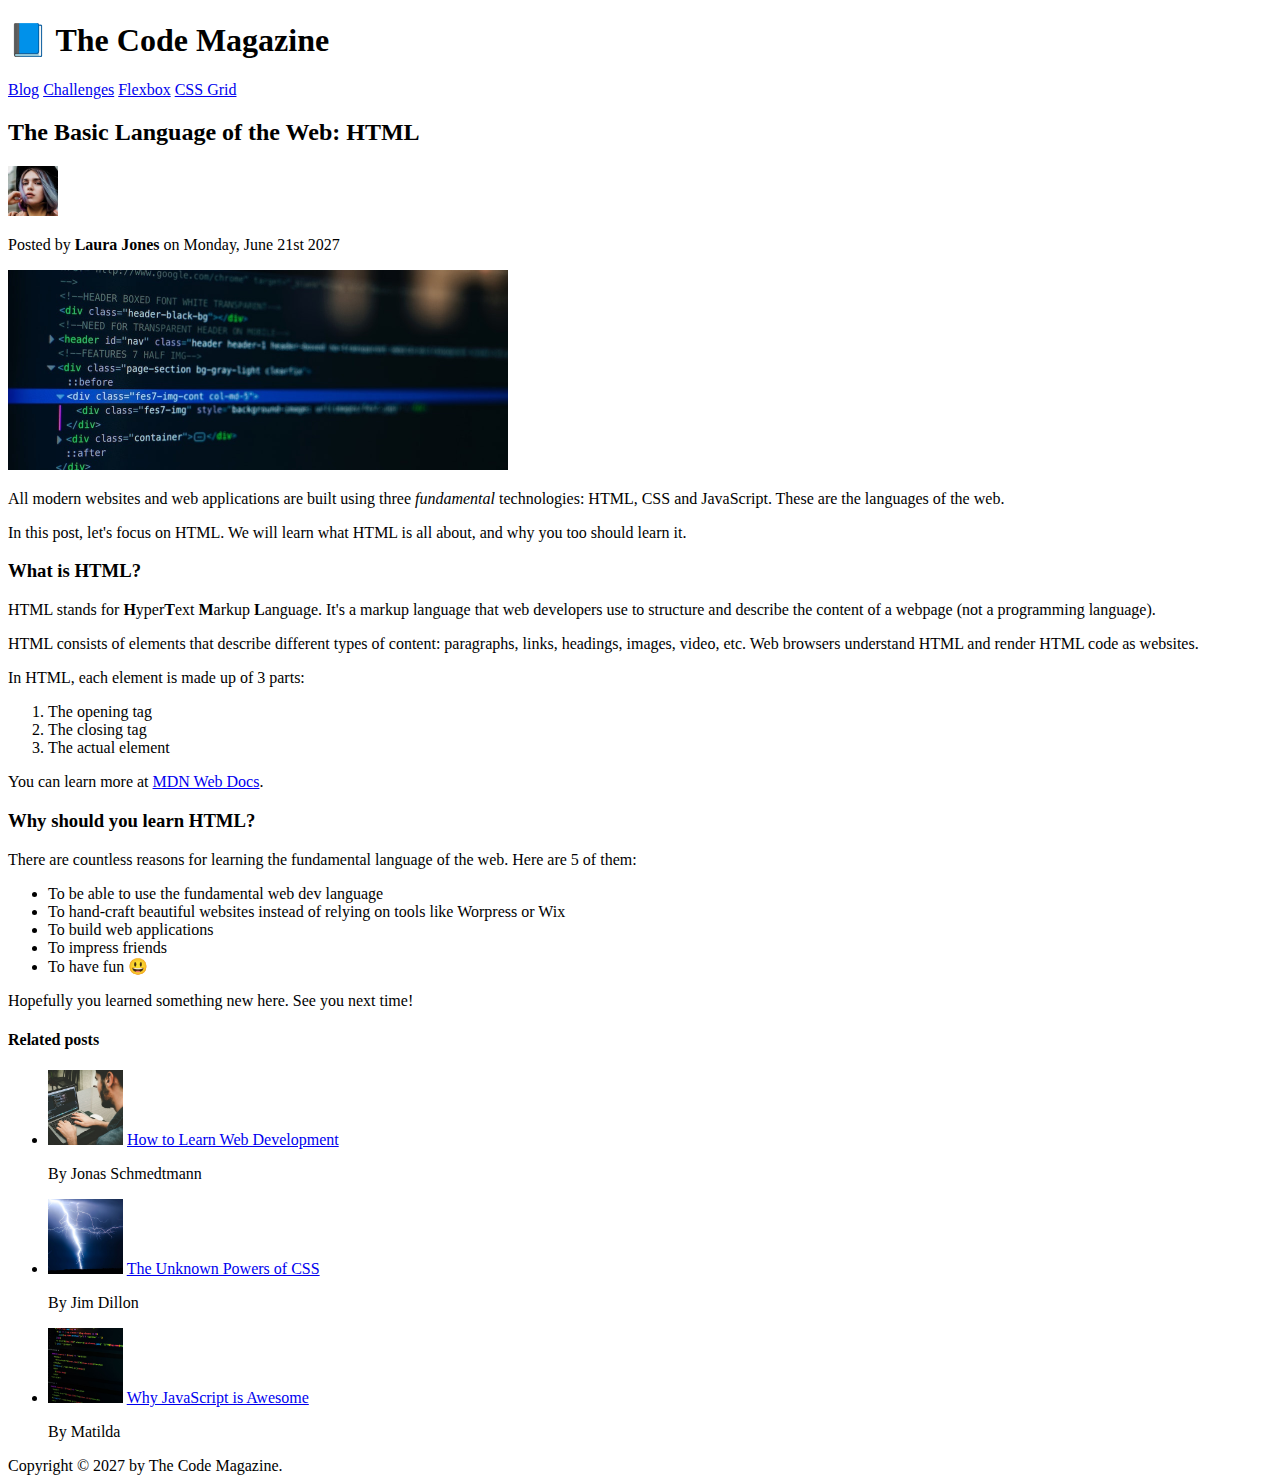
<file: final/02-HTML-Fundamentals/index.html>
<!DOCTYPE html>
<html lang="en">
  <head>
    <meta charset="UTF-8" />
    <title>The Basic Language of the Web: HTML</title>
  </head>

  <body>
    <!--
    <h1>The Basic Language of the Web: HTML</h1>
    <h2>The Basic Language of the Web: HTML</h2>
    <h3>The Basic Language of the Web: HTML</h3>
    <h4>The Basic Language of the Web: HTML</h4>
    <h5>The Basic Language of the Web: HTML</h5>
    <h6>The Basic Language of the Web: HTML</h6>
    -->

    <header>
      <h1>📘 The Code Magazine</h1>

      <nav>
        <a href="blog.html">Blog</a>
        <a href="#">Challenges</a>
        <a href="#">Flexbox</a>
        <a href="#">CSS Grid</a>
      </nav>
    </header>

    <article>
      <header>
        <h2>The Basic Language of the Web: HTML</h2>

        <img
          src="img/laura-jones.jpg"
          alt="Headshot of Laura Jones"
          height="50"
          width="50"
        />

        <p>Posted by <strong>Laura Jones</strong> on Monday, June 21st 2027</p>

        <img
          src="img/post-img.jpg"
          alt="HTML code on a screen"
          width="500"
          height="200"
        />
      </header>

      <p>
        All modern websites and web applications are built using three
        <em>fundamental</em>
        technologies: HTML, CSS and JavaScript. These are the languages of the
        web.
      </p>

      <p>
        In this post, let's focus on HTML. We will learn what HTML is all about,
        and why you too should learn it.
      </p>

      <h3>What is HTML?</h3>
      <p>
        HTML stands for <strong>H</strong>yper<strong>T</strong>ext
        <strong>M</strong>arkup <strong>L</strong>anguage. It's a markup
        language that web developers use to structure and describe the content
        of a webpage (not a programming language).
      </p>
      <p>
        HTML consists of elements that describe different types of content:
        paragraphs, links, headings, images, video, etc. Web browsers understand
        HTML and render HTML code as websites.
      </p>
      <p>In HTML, each element is made up of 3 parts:</p>

      <ol>
        <li>The opening tag</li>
        <li>The closing tag</li>
        <li>The actual element</li>
      </ol>

      <p>
        You can learn more at
        <a
          href="https://developer.mozilla.org/en-US/docs/Web/HTML"
          target="_blank"
          >MDN Web Docs</a
        >.
      </p>

      <h3>Why should you learn HTML?</h3>

      <p>
        There are countless reasons for learning the fundamental language of the
        web. Here are 5 of them:
      </p>

      <ul>
        <li>To be able to use the fundamental web dev language</li>
        <li>
          To hand-craft beautiful websites instead of relying on tools like
          Worpress or Wix
        </li>
        <li>To build web applications</li>
        <li>To impress friends</li>
        <li>To have fun 😃</li>
      </ul>

      <p>Hopefully you learned something new here. See you next time!</p>
    </article>

    <aside>
      <h4>Related posts</h4>

      <ul>
        <li>
          <img
            src="img/related-1.jpg"
            alt="Person programming"
            width="75"
            width="75"
          />
          <a href="#">How to Learn Web Development</a>
          <p>By Jonas Schmedtmann</p>
        </li>
        <li>
          <img src="img/related-2.jpg" alt="Lightning" width="75" heigth="75" />
          <a href="#">The Unknown Powers of CSS</a>
          <p>By Jim Dillon</p>
        </li>
        <li>
          <img
            src="img/related-3.jpg"
            alt="JavaScript code on a screen"
            width="75"
            height="75"
          />
          <a href="#">Why JavaScript is Awesome</a>
          <p>By Matilda</p>
        </li>
      </ul>
    </aside>

    <footer>Copyright &copy; 2027 by The Code Magazine.</footer>
  </body>
</html>
</file>
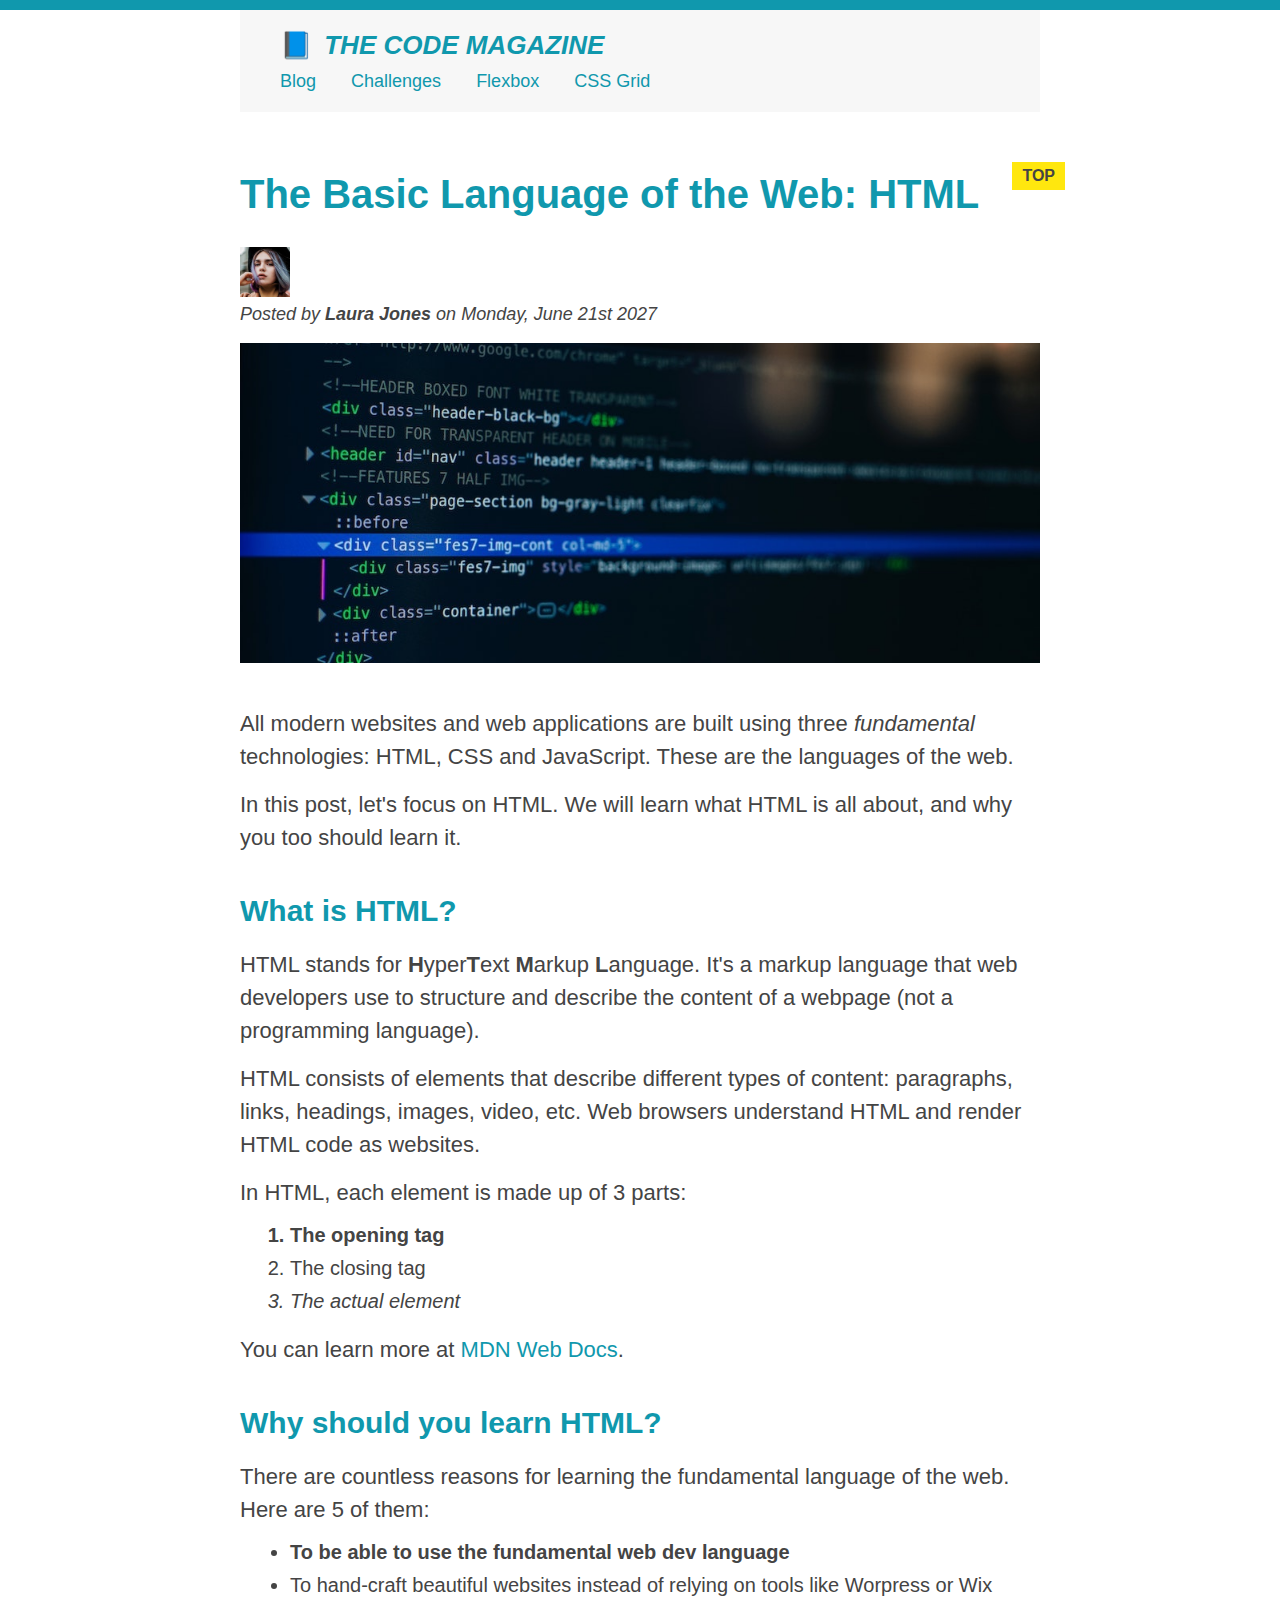
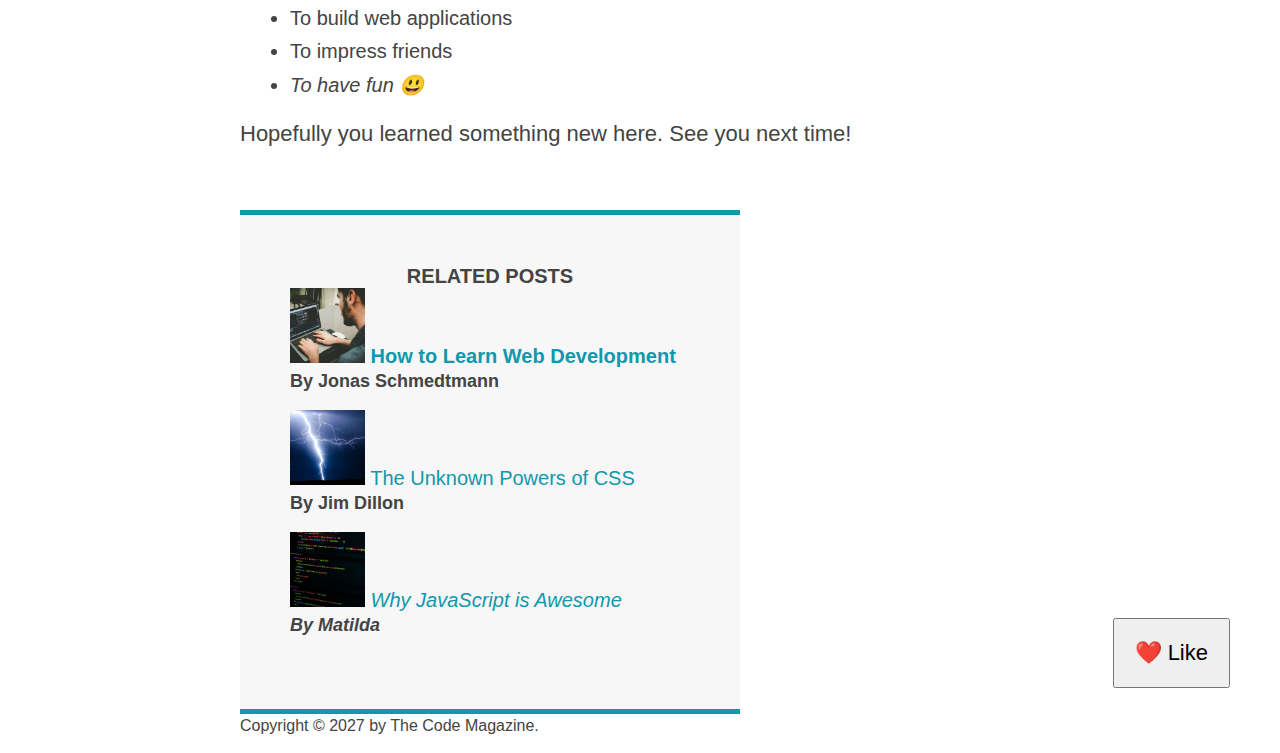
<file: final/03-CSS-Fundamentals/index.html>
<!DOCTYPE html>
<html lang="en">
  <head>
    <meta charset="UTF-8" />
    <link href="style.css" rel="stylesheet" />

    <title>The Basic Language of the Web: HTML</title>
  </head>

  <body>
    <!--
    <h1>The Basic Language of the Web: HTML</h1>
    <h2>The Basic Language of the Web: HTML</h2>
    <h3>The Basic Language of the Web: HTML</h3>
    <h4>The Basic Language of the Web: HTML</h4>
    <h5>The Basic Language of the Web: HTML</h5>
    <h6>The Basic Language of the Web: HTML</h6>
    -->

    <div class="container">
      <header class="main-header">
        <h1>📘 The Code Magazine</h1>

        <nav>
          <!-- <strong>This is the navigation</strong> -->
          <a href="blog.html">Blog</a>
          <a href="#">Challenges</a>
          <a href="#">Flexbox</a>
          <a href="#">CSS Grid</a>
        </nav>
      </header>

      <article>
        <header class="post-header">
          <h2>The Basic Language of the Web: HTML</h2>

          <img
            src="img/laura-jones.jpg"
            alt="Headshot of Laura Jones"
            height="50"
            width="50"
          />

          <p id="author">
            Posted by <strong>Laura Jones</strong> on Monday, June 21st 2027
          </p>

          <img
            src="img/post-img.jpg"
            alt="HTML code on a screen"
            width="500"
            height="200"
            class="post-img"
          />
          <button>❤️ Like</button>
        </header>

        <p>
          All modern websites and web applications are built using three
          <em>fundamental</em>
          technologies: HTML, CSS and JavaScript. These are the languages of the
          web.
        </p>

        <p>
          In this post, let's focus on HTML. We will learn what HTML is all
          about, and why you too should learn it.
        </p>

        <h3>What is HTML?</h3>
        <p>
          HTML stands for <strong>H</strong>yper<strong>T</strong>ext
          <strong>M</strong>arkup <strong>L</strong>anguage. It's a markup
          language that web developers use to structure and describe the content
          of a webpage (not a programming language).
        </p>
        <p>
          HTML consists of elements that describe different types of content:
          paragraphs, links, headings, images, video, etc. Web browsers
          understand HTML and render HTML code as websites.
        </p>
        <p>In HTML, each element is made up of 3 parts:</p>

        <ol>
          <li class="first-li">The opening tag</li>
          <li>The closing tag</li>
          <li>The actual element</li>
        </ol>

        <p>
          You can learn more at
          <a
            href="https://developer.mozilla.org/en-US/docs/Web/HTML"
            target="_blank"
            >MDN Web Docs</a
          >.
        </p>

        <h3>Why should you learn HTML?</h3>

        <p>
          There are countless reasons for learning the fundamental language of
          the web. Here are 5 of them:
        </p>

        <ul>
          <li class="first-li">
            To be able to use the fundamental web dev language
          </li>
          <li>
            To hand-craft beautiful websites instead of relying on tools like
            Worpress or Wix
          </li>
          <li>To build web applications</li>
          <li>To impress friends</li>
          <li>To have fun 😃</li>
        </ul>

        <p>Hopefully you learned something new here. See you next time!</p>
      </article>

      <aside>
        <h4>Related posts</h4>

        <ul class="related">
          <li>
            <img
              src="img/related-1.jpg"
              alt="Person programming"
              width="75"
              height="75"
            />
            <a href="#">How to Learn Web Development</a>
            <p class="related-author">By Jonas Schmedtmann</p>
          </li>
          <li>
            <img
              src="img/related-2.jpg"
              alt="Lightning"
              width="75"
              height="75"
            />
            <a href="#">The Unknown Powers of CSS</a>
            <p class="related-author">By Jim Dillon</p>
          </li>
          <li>
            <img
              src="img/related-3.jpg"
              alt="JavaScript code on a screen"
              width="75"
              height="75"
            />
            <a href="#">Why JavaScript is Awesome</a>
            <p class="related-author">By Matilda</p>
          </li>
        </ul>
      </aside>

      <footer>
        <p id="copyright" class="copyright text">
          Copyright &copy; 2027 by The Code Magazine.
        </p>
      </footer>
    </div>
  </body>
</html>
</file>
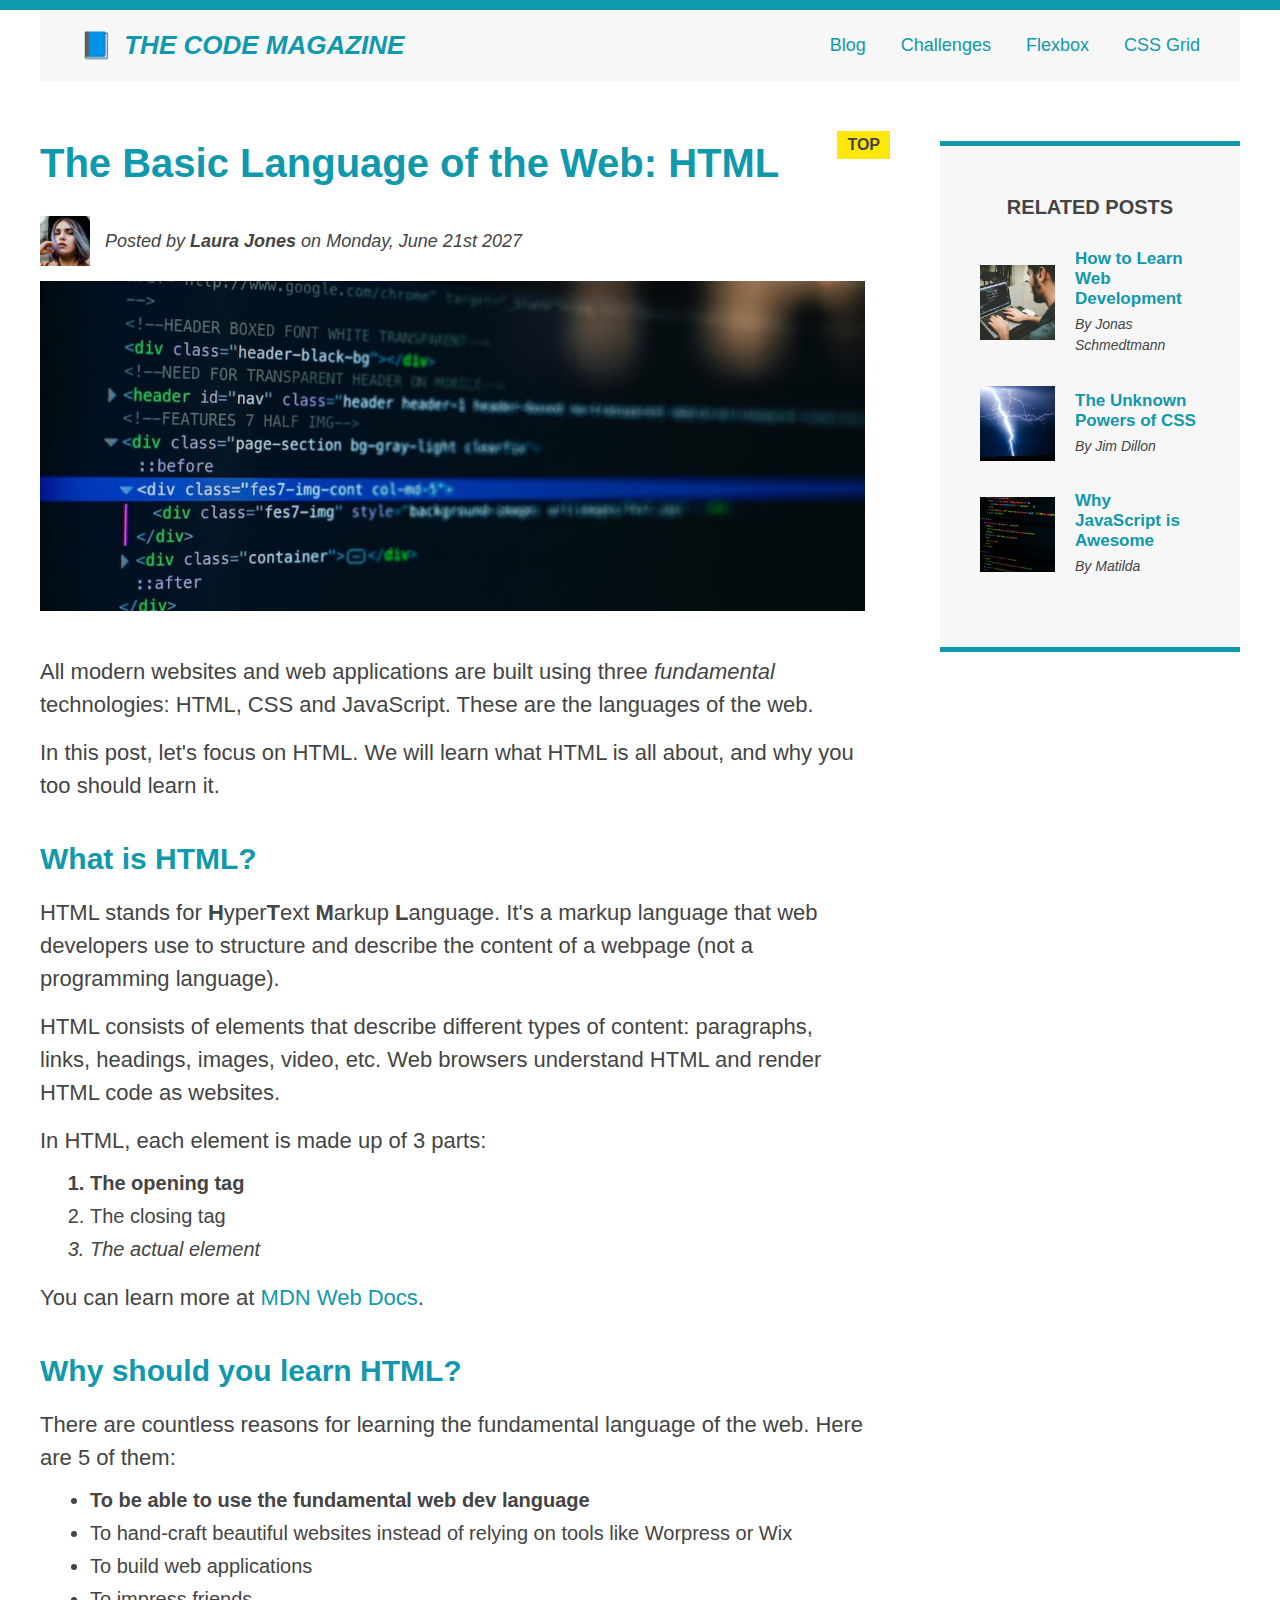
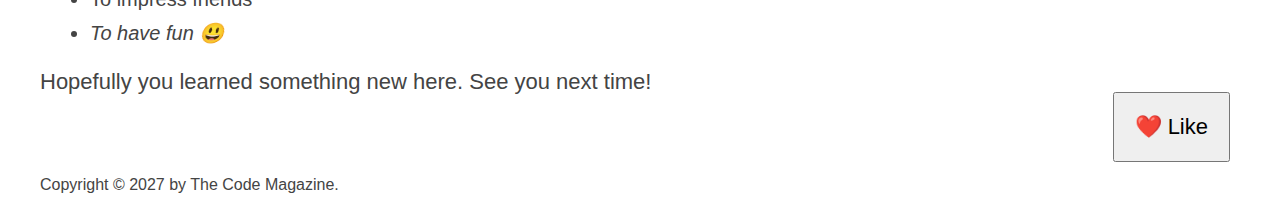
<file: final/04-CSS-Layouts/index.html>
<!DOCTYPE html>
<html lang="en">
  <head>
    <meta charset="UTF-8" />
    <link href="style.css" rel="stylesheet" />

    <title>The Basic Language of the Web: HTML</title>
  </head>

  <body>
    <!--
    <h1>The Basic Language of the Web: HTML</h1>
    <h2>The Basic Language of the Web: HTML</h2>
    <h3>The Basic Language of the Web: HTML</h3>
    <h4>The Basic Language of the Web: HTML</h4>
    <h5>The Basic Language of the Web: HTML</h5>
    <h6>The Basic Language of the Web: HTML</h6>
    -->

    <div class="container">
      <header class="main-header clearfix">
        <h1>📘 The Code Magazine</h1>

        <nav>
          <!-- <strong>This is the navigation</strong> -->
          <a href="blog.html">Blog</a>
          <a href="#">Challenges</a>
          <a href="flexbox.html">Flexbox</a>
          <a href="css-grid.html">CSS Grid</a>
        </nav>

        <!-- <div class="clear"></div> -->
      </header>

      <!-- ONLY NECESSARY FOR FLEXBOX -->
      <!-- <div class="row"> -->
      <article>
        <header class="post-header">
          <h2>The Basic Language of the Web: HTML</h2>

          <div class="author-box">
            <img
              src="img/laura-jones.jpg"
              alt="Headshot of Laura Jones"
              height="50"
              width="50"
              class="author-img"
            />

            <p id="author" class="author">
              Posted by <strong>Laura Jones</strong> on Monday, June 21st 2027
            </p>
          </div>

          <img
            src="img/post-img.jpg"
            alt="HTML code on a screen"
            width="500"
            height="200"
            class="post-img"
          />
          <button>❤️ Like</button>
        </header>

        <p>
          All modern websites and web applications are built using three
          <em>fundamental</em>
          technologies: HTML, CSS and JavaScript. These are the languages of the
          web.
        </p>

        <p>
          In this post, let's focus on HTML. We will learn what HTML is all
          about, and why you too should learn it.
        </p>

        <h3>What is HTML?</h3>
        <p>
          HTML stands for <strong>H</strong>yper<strong>T</strong>ext
          <strong>M</strong>arkup <strong>L</strong>anguage. It's a markup
          language that web developers use to structure and describe the content
          of a webpage (not a programming language).
        </p>
        <p>
          HTML consists of elements that describe different types of content:
          paragraphs, links, headings, images, video, etc. Web browsers
          understand HTML and render HTML code as websites.
        </p>
        <p>In HTML, each element is made up of 3 parts:</p>

        <ol>
          <li class="first-li">The opening tag</li>
          <li>The closing tag</li>
          <li>The actual element</li>
        </ol>

        <p>
          You can learn more at
          <a
            href="https://developer.mozilla.org/en-US/docs/Web/HTML"
            target="_blank"
            >MDN Web Docs</a
          >.
        </p>

        <h3>Why should you learn HTML?</h3>

        <p>
          There are countless reasons for learning the fundamental language of
          the web. Here are 5 of them:
        </p>

        <ul>
          <li class="first-li">
            To be able to use the fundamental web dev language
          </li>
          <li>
            To hand-craft beautiful websites instead of relying on tools like
            Worpress or Wix
          </li>
          <li>To build web applications</li>
          <li>To impress friends</li>
          <li>To have fun 😃</li>
        </ul>

        <p>Hopefully you learned something new here. See you next time!</p>
      </article>

      <aside>
        <h4>Related posts</h4>

        <ul class="related">
          <li class="related-post">
            <img
              src="img/related-1.jpg"
              alt="Person programming"
              width="75"
              height="75"
            />
            <div>
              <a href="#" class="related-link">How to Learn Web Development</a>
              <p class="related-author">By Jonas Schmedtmann</p>
            </div>
          </li>
          <li class="related-post">
            <img
              src="img/related-2.jpg"
              alt="Lightning"
              width="75"
              height="75"
            />
            <div>
              <a href="#" class="related-link">The Unknown Powers of CSS</a>
              <p class="related-author">By Jim Dillon</p>
            </div>
          </li>
          <li class="related-post">
            <img
              src="img/related-3.jpg"
              alt="JavaScript code on a screen"
              width="75"
              height="75"
            />
            <div>
              <a href="#" class="related-link">Why JavaScript is Awesome</a>
              <p class="related-author">By Matilda</p>
            </div>
          </li>
        </ul>
      </aside>
      <!-- </div> -->

      <footer>
        <p id="copyright" class="copyright text">
          Copyright &copy; 2027 by The Code Magazine.
        </p>
      </footer>
    </div>
  </body>
</html>
</file>
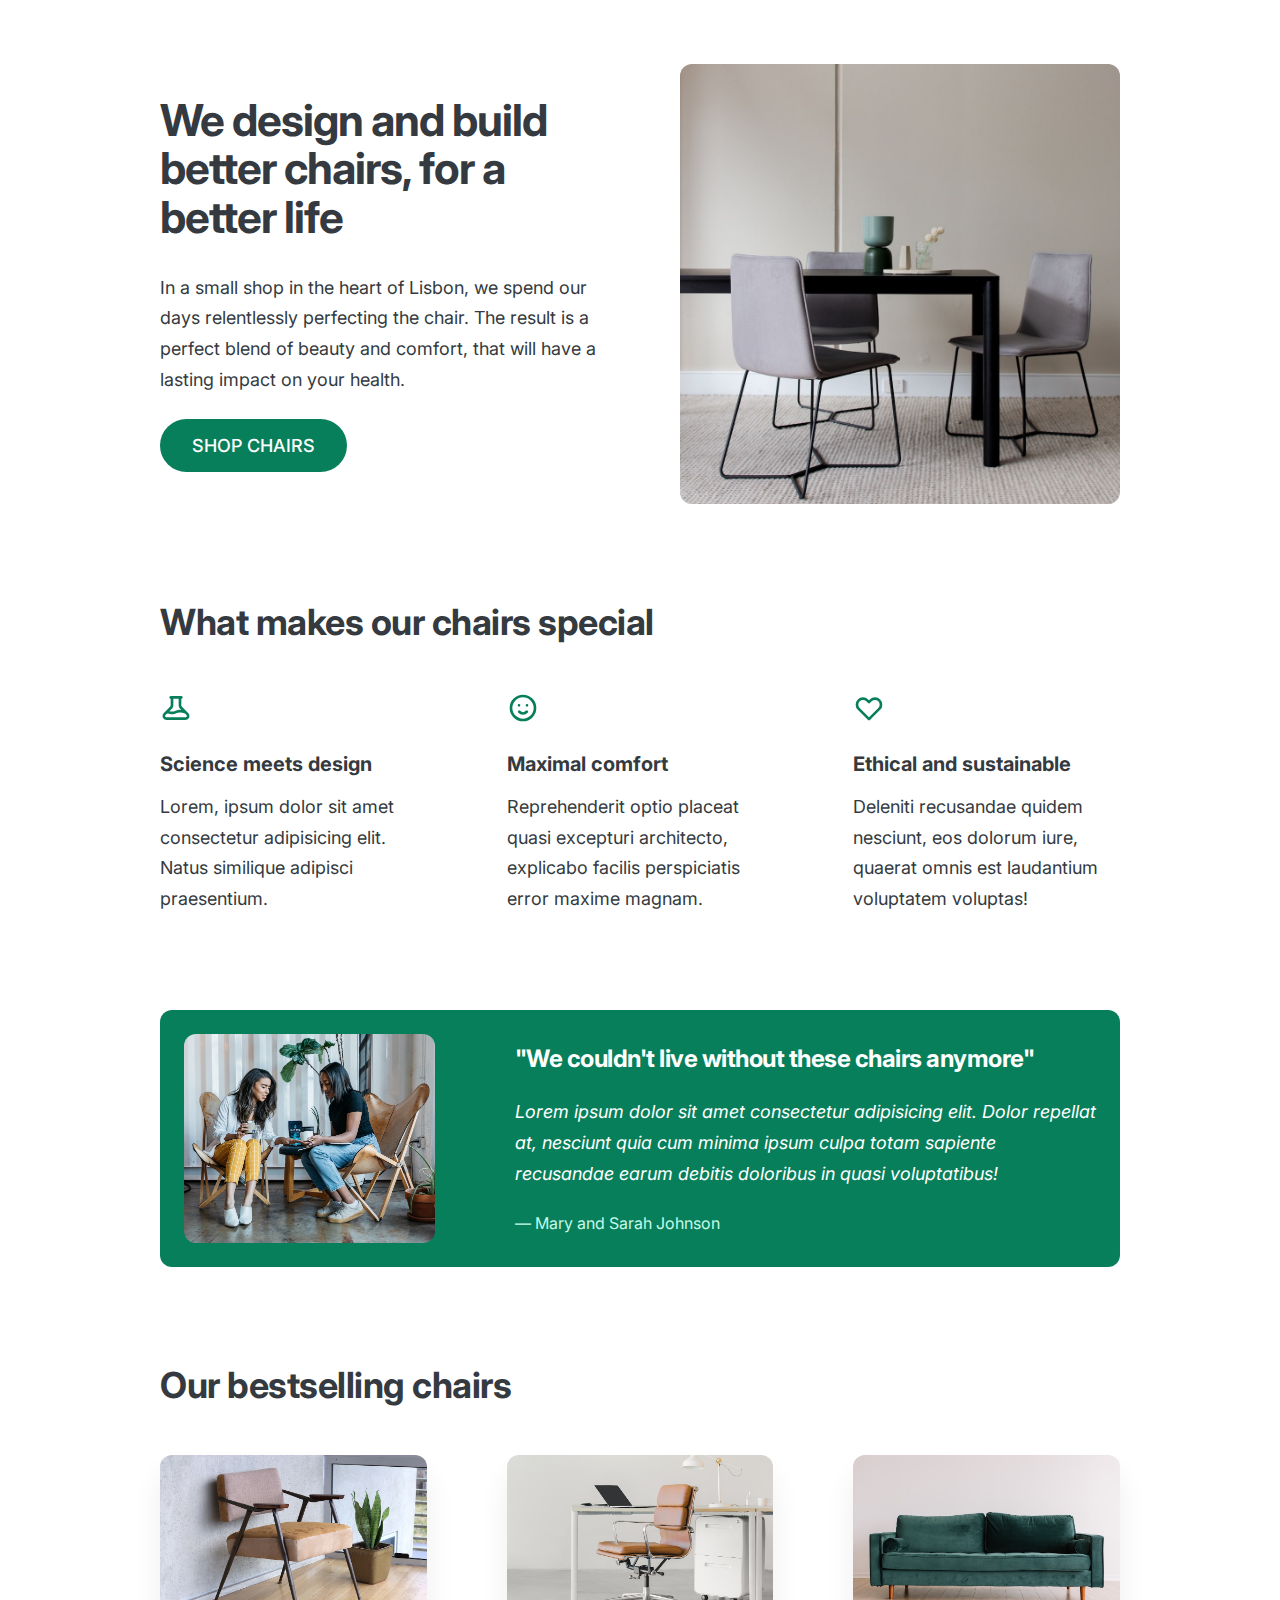
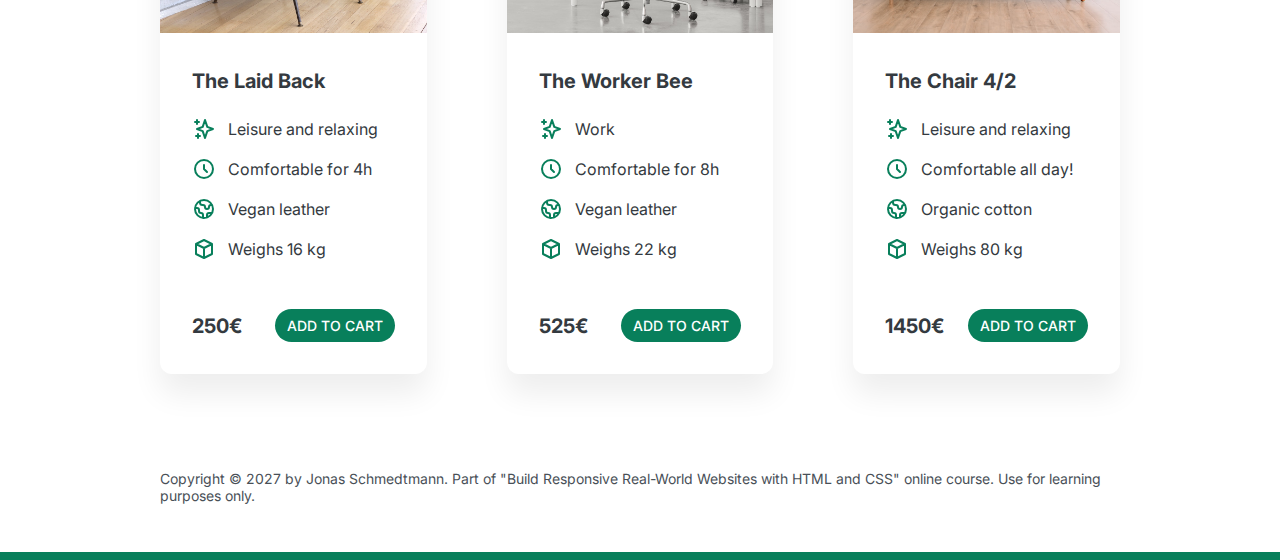
<file: final/05-Design/index.html>
<!DOCTYPE html>
<html lang="en">
  <head>
    <meta charset="UTF-8" />
    <meta http-equiv="X-UA-Compatible" content="IE=edge" />
    <meta name="viewport" content="width=device-width, initial-scale=1.0" />

    <link rel="preconnect" href="https://fonts.gstatic.com" />
    <link
      href="https://fonts.googleapis.com/css2?family=Inter:wght@400;500;700&display=swap"
      rel="stylesheet"
    />

    <link rel="stylesheet" href="style.css" />
    <title>Lisbon Chair Shop</title>
  </head>
  <body>
    <div class="container">
      <header>
        <div class="header-text-box">
          <h1>We design and build better chairs, for a better life</h1>
          <p class="header-text">
            In a small shop in the heart of Lisbon, we spend our days
            relentlessly perfecting the chair. The result is a perfect blend of
            beauty and comfort, that will have a lasting impact on your health.
          </p>
          <a class="btn btn--big" href="#">Shop chairs</a>
        </div>
        <img src="hero.jpg" alt="Photo" />
      </header>

      <section>
        <h2>What makes our chairs special</h2>
        <div class="grid-3-cols">
          <div>
            <svg
              xmlns="http://www.w3.org/2000/svg"
              class="features-icon"
              fill="none"
              viewBox="0 0 24 24"
              stroke="currentColor"
            >
              <path
                stroke-linecap="round"
                stroke-linejoin="round"
                stroke-width="2"
                d="M19.428 15.428a2 2 0 00-1.022-.547l-2.387-.477a6 6 0 00-3.86.517l-.318.158a6 6 0 01-3.86.517L6.05 15.21a2 2 0 00-1.806.547M8 4h8l-1 1v5.172a2 2 0 00.586 1.414l5 5c1.26 1.26.367 3.414-1.415 3.414H4.828c-1.782 0-2.674-2.154-1.414-3.414l5-5A2 2 0 009 10.172V5L8 4z"
              />
            </svg>
            <p class="features-title"><strong>Science meets design</strong></p>
            <p class="features-text">
              Lorem, ipsum dolor sit amet consectetur adipisicing elit. Natus
              similique adipisci praesentium.
            </p>
          </div>

          <div>
            <svg
              xmlns="http://www.w3.org/2000/svg"
              class="features-icon"
              fill="none"
              viewBox="0 0 24 24"
              stroke="currentColor"
            >
              <path
                stroke-linecap="round"
                stroke-linejoin="round"
                stroke-width="2"
                d="M14.828 14.828a4 4 0 01-5.656 0M9 10h.01M15 10h.01M21 12a9 9 0 11-18 0 9 9 0 0118 0z"
              />
            </svg>
            <p class="features-title">
              <strong>Maximal comfort</strong>
            </p>
            <p class="features-text">
              Reprehenderit optio placeat quasi excepturi architecto, explicabo
              facilis perspiciatis error maxime magnam.
            </p>
          </div>

          <div>
            <svg
              xmlns="http://www.w3.org/2000/svg"
              class="features-icon"
              fill="none"
              viewBox="0 0 24 24"
              stroke="currentColor"
            >
              <path
                stroke-linecap="round"
                stroke-linejoin="round"
                stroke-width="2"
                d="M4.318 6.318a4.5 4.5 0 000 6.364L12 20.364l7.682-7.682a4.5 4.5 0 00-6.364-6.364L12 7.636l-1.318-1.318a4.5 4.5 0 00-6.364 0z"
              />
            </svg>
            <p class="features-title">
              <strong>Ethical and sustainable</strong>
            </p>
            <p class="features-text">
              Deleniti recusandae quidem nesciunt, eos dolorum iure, quaerat
              omnis est laudantium voluptatem voluptas!
            </p>
          </div>
        </div>
      </section>

      <section class="testimonial-section">
        <div class="grid-3-cols">
          <img src="customers.jpg" alt="People sitting on chairs" />
          <div class="testimonial-box">
            <h2>"We couldn't live without these chairs anymore"</h2>
            <blockquote class="testimonial-text">
              Lorem ipsum dolor sit amet consectetur adipisicing elit. Dolor
              repellat at, nesciunt quia cum minima ipsum culpa totam sapiente
              recusandae earum debitis doloribus in quasi voluptatibus!
            </blockquote>
            <p class="testimonial-author">&mdash; Mary and Sarah Johnson</p>
          </div>
        </div>
      </section>

      <section>
        <h2>Our bestselling chairs</h2>
        <div class="grid-3-cols">
          <figure class="chair">
            <img src="chair-1.jpg" alt="Chair" />
            <div class="chair-box">
              <h3>The Laid Back</h3>
              <ul class="chair-details">
                <li>
                  <svg
                    xmlns="http://www.w3.org/2000/svg"
                    class="chair-icon"
                    fill="none"
                    viewBox="0 0 24 24"
                    stroke="currentColor"
                  >
                    <path
                      stroke-linecap="round"
                      stroke-linejoin="round"
                      stroke-width="2"
                      d="M5 3v4M3 5h4M6 17v4m-2-2h4m5-16l2.286 6.857L21 12l-5.714 2.143L13 21l-2.286-6.857L5 12l5.714-2.143L13 3z"
                    />
                  </svg>
                  <!-- Span is a generic INLINE text element, it doesn't have any meaning. It's like a div element, but inline -->
                  <span>Leisure and relaxing</span>
                </li>
                <li>
                  <svg
                    xmlns="http://www.w3.org/2000/svg"
                    class="chair-icon"
                    fill="none"
                    viewBox="0 0 24 24"
                    stroke="currentColor"
                  >
                    <path
                      stroke-linecap="round"
                      stroke-linejoin="round"
                      stroke-width="2"
                      d="M12 8v4l3 3m6-3a9 9 0 11-18 0 9 9 0 0118 0z"
                    />
                  </svg>
                  <span>Comfortable for 4h</span>
                </li>
                <li>
                  <svg
                    xmlns="http://www.w3.org/2000/svg"
                    class="chair-icon"
                    fill="none"
                    viewBox="0 0 24 24"
                    stroke="currentColor"
                  >
                    <path
                      stroke-linecap="round"
                      stroke-linejoin="round"
                      stroke-width="2"
                      d="M3.055 11H5a2 2 0 012 2v1a2 2 0 002 2 2 2 0 012 2v2.945M8 3.935V5.5A2.5 2.5 0 0010.5 8h.5a2 2 0 012 2 2 2 0 104 0 2 2 0 012-2h1.064M15 20.488V18a2 2 0 012-2h3.064M21 12a9 9 0 11-18 0 9 9 0 0118 0z"
                    />
                  </svg>
                  <span>Vegan leather</span>
                </li>
                <li>
                  <svg
                    xmlns="http://www.w3.org/2000/svg"
                    class="chair-icon"
                    fill="none"
                    viewBox="0 0 24 24"
                    stroke="currentColor"
                  >
                    <path
                      stroke-linecap="round"
                      stroke-linejoin="round"
                      stroke-width="2"
                      d="M20 7l-8-4-8 4m16 0l-8 4m8-4v10l-8 4m0-10L4 7m8 4v10M4 7v10l8 4"
                    />
                  </svg>
                  <span>Weighs 16 kg</span>
                </li>
              </ul>
              <div class="chair-price">
                <strong>250€</strong>
                <a href="#" class="btn btn--small">Add to cart</a>
              </div>
            </div>
          </figure>

          <figure class="chair">
            <img src="chair-2.jpg" alt="Chair" />
            <div class="chair-box">
              <h3>The Worker Bee</h3>
              <ul class="chair-details">
                <li>
                  <svg
                    xmlns="http://www.w3.org/2000/svg"
                    class="chair-icon"
                    fill="none"
                    viewBox="0 0 24 24"
                    stroke="currentColor"
                  >
                    <path
                      stroke-linecap="round"
                      stroke-linejoin="round"
                      stroke-width="2"
                      d="M5 3v4M3 5h4M6 17v4m-2-2h4m5-16l2.286 6.857L21 12l-5.714 2.143L13 21l-2.286-6.857L5 12l5.714-2.143L13 3z"
                    />
                  </svg>
                  <span>Work</span>
                </li>
                <li>
                  <svg
                    xmlns="http://www.w3.org/2000/svg"
                    class="chair-icon"
                    fill="none"
                    viewBox="0 0 24 24"
                    stroke="currentColor"
                  >
                    <path
                      stroke-linecap="round"
                      stroke-linejoin="round"
                      stroke-width="2"
                      d="M12 8v4l3 3m6-3a9 9 0 11-18 0 9 9 0 0118 0z"
                    />
                  </svg>
                  <span>Comfortable for 8h</span>
                </li>
                <li>
                  <svg
                    xmlns="http://www.w3.org/2000/svg"
                    class="chair-icon"
                    fill="none"
                    viewBox="0 0 24 24"
                    stroke="currentColor"
                  >
                    <path
                      stroke-linecap="round"
                      stroke-linejoin="round"
                      stroke-width="2"
                      d="M3.055 11H5a2 2 0 012 2v1a2 2 0 002 2 2 2 0 012 2v2.945M8 3.935V5.5A2.5 2.5 0 0010.5 8h.5a2 2 0 012 2 2 2 0 104 0 2 2 0 012-2h1.064M15 20.488V18a2 2 0 012-2h3.064M21 12a9 9 0 11-18 0 9 9 0 0118 0z"
                    />
                  </svg>
                  <span>Vegan leather</span>
                </li>
                <li>
                  <svg
                    xmlns="http://www.w3.org/2000/svg"
                    class="chair-icon"
                    fill="none"
                    viewBox="0 0 24 24"
                    stroke="currentColor"
                  >
                    <path
                      stroke-linecap="round"
                      stroke-linejoin="round"
                      stroke-width="2"
                      d="M20 7l-8-4-8 4m16 0l-8 4m8-4v10l-8 4m0-10L4 7m8 4v10M4 7v10l8 4"
                    />
                  </svg>
                  <span>Weighs 22 kg</span>
                </li>
              </ul>
              <div class="chair-price">
                <strong>525€</strong>
                <a href="#" class="btn btn--small">Add to cart</a>
              </div>
            </div>
          </figure>

          <figure class="chair">
            <img src="chair-3.jpg" alt="Chair" />
            <div class="chair-box">
              <h3>The Chair 4/2</h3>
              <ul class="chair-details">
                <li>
                  <svg
                    xmlns="http://www.w3.org/2000/svg"
                    class="chair-icon"
                    fill="none"
                    viewBox="0 0 24 24"
                    stroke="currentColor"
                  >
                    <path
                      stroke-linecap="round"
                      stroke-linejoin="round"
                      stroke-width="2"
                      d="M5 3v4M3 5h4M6 17v4m-2-2h4m5-16l2.286 6.857L21 12l-5.714 2.143L13 21l-2.286-6.857L5 12l5.714-2.143L13 3z"
                    />
                  </svg>
                  <span>Leisure and relaxing</span>
                </li>
                <li>
                  <svg
                    xmlns="http://www.w3.org/2000/svg"
                    class="chair-icon"
                    fill="none"
                    viewBox="0 0 24 24"
                    stroke="currentColor"
                  >
                    <path
                      stroke-linecap="round"
                      stroke-linejoin="round"
                      stroke-width="2"
                      d="M12 8v4l3 3m6-3a9 9 0 11-18 0 9 9 0 0118 0z"
                    />
                  </svg>
                  <span>Comfortable all day!</span>
                </li>
                <li>
                  <svg
                    xmlns="http://www.w3.org/2000/svg"
                    class="chair-icon"
                    fill="none"
                    viewBox="0 0 24 24"
                    stroke="currentColor"
                  >
                    <path
                      stroke-linecap="round"
                      stroke-linejoin="round"
                      stroke-width="2"
                      d="M3.055 11H5a2 2 0 012 2v1a2 2 0 002 2 2 2 0 012 2v2.945M8 3.935V5.5A2.5 2.5 0 0010.5 8h.5a2 2 0 012 2 2 2 0 104 0 2 2 0 012-2h1.064M15 20.488V18a2 2 0 012-2h3.064M21 12a9 9 0 11-18 0 9 9 0 0118 0z"
                    />
                  </svg>
                  <span>Organic cotton</span>
                </li>
                <li>
                  <svg
                    xmlns="http://www.w3.org/2000/svg"
                    class="chair-icon"
                    fill="none"
                    viewBox="0 0 24 24"
                    stroke="currentColor"
                  >
                    <path
                      stroke-linecap="round"
                      stroke-linejoin="round"
                      stroke-width="2"
                      d="M20 7l-8-4-8 4m16 0l-8 4m8-4v10l-8 4m0-10L4 7m8 4v10M4 7v10l8 4"
                    />
                  </svg>
                  <span>Weighs 80 kg</span>
                </li>
              </ul>
              <div class="chair-price">
                <strong>1450€</strong>
                <a href="#" class="btn btn--small">Add to cart</a>
              </div>
            </div>
          </figure>
        </div>
      </section>

      <footer>
        Copyright &copy; 2027 by Jonas Schmedtmann. Part of "Build Responsive
        Real-World Websites with HTML and CSS" online course. Use for learning
        purposes only.
      </footer>
    </div>
  </body>
</html>
</file>
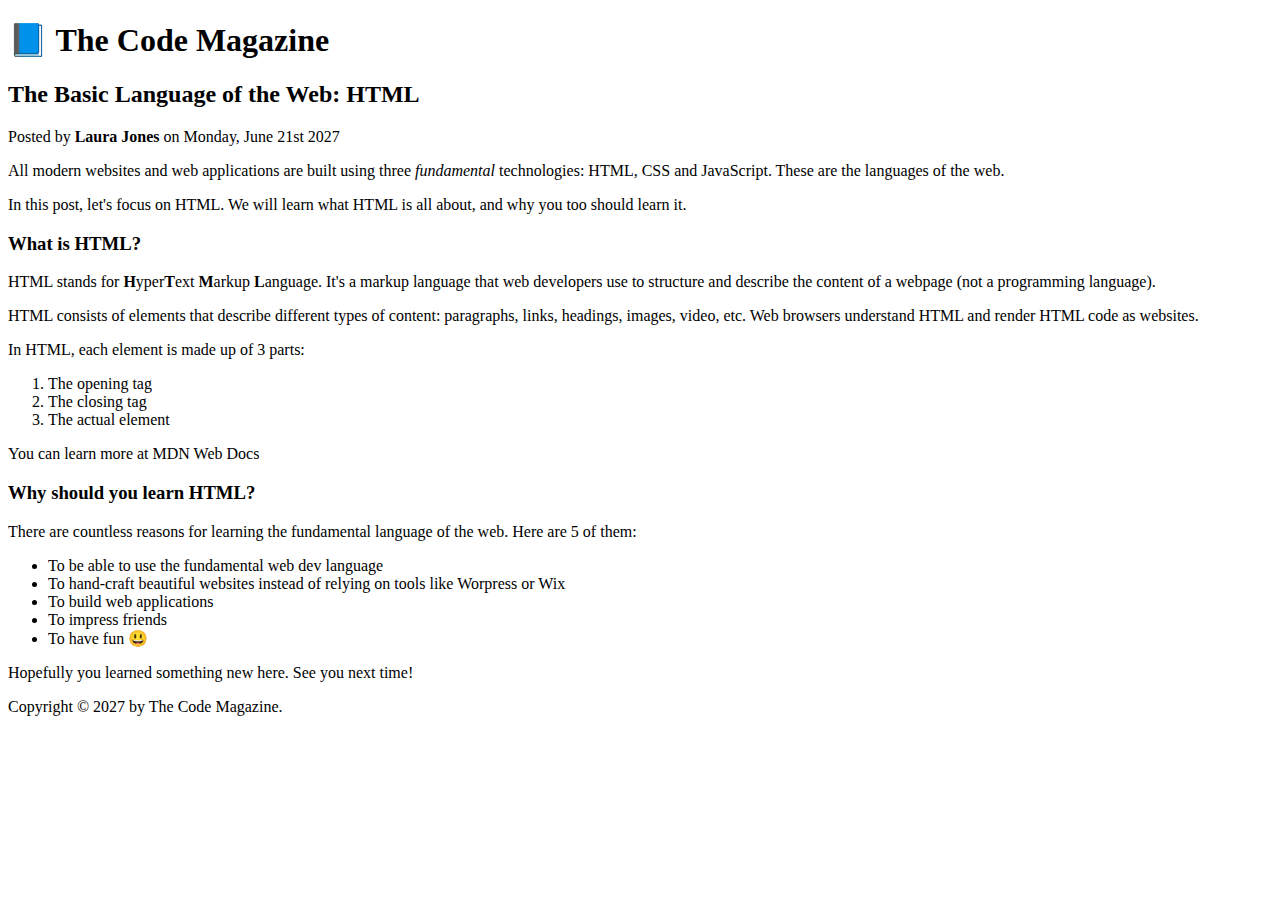
<file: starter/02-HTML-Fundamentals/index.html>
<!DOCTYPE html>
<html lang="en">
  <head>
    <meta charset="UTF-8" />
    <title>The Basic Language of the Web: HTML</title>
  </head>

  <body>
      <h1>📘 The Code Magazine</h1>
        <h2>The Basic Language of the Web: HTML</h2>
        <p>Posted by <strong>Laura Jones</strong> on Monday, June 21st 2027</p>

      <p>
        All modern websites and web applications are built using three
        <em>fundamental</em>
        technologies: HTML, CSS and JavaScript. These are the languages of the
        web.
      </p>

      <p>
        In this post, let's focus on HTML. We will learn what HTML is all about,
        and why you too should learn it.
      </p>

      <h3>What is HTML?</h3>
      <p>
        HTML stands for <strong>H</strong>yper<strong>T</strong>ext
        <strong>M</strong>arkup <strong>L</strong>anguage. It's a markup
        language that web developers use to structure and describe the content
        of a webpage (not a programming language).
      </p>
      <p>
        HTML consists of elements that describe different types of content:
        paragraphs, links, headings, images, video, etc. Web browsers understand
        HTML and render HTML code as websites.
      </p>
      <p>In HTML, each element is made up of 3 parts:</p>

      <ol>
        <li>The opening tag</li>
        <li>The closing tag</li>
        <li>The actual element</li>
      </ol>

      <p>
        You can learn more at
       MDN Web Docs
        
      </p>

      <h3>Why should you learn HTML?</h3>

      <p>
        There are countless reasons for learning the fundamental language of the
        web. Here are 5 of them:
      </p>

      <ul>
        <li>To be able to use the fundamental web dev language</li>
        <li>
          To hand-craft beautiful websites instead of relying on tools like
          Worpress or Wix
        </li>
        <li>To build web applications</li>
        <li>To impress friends</li>
        <li>To have fun 😃</li>
      </ul>

      <p>Hopefully you learned something new here. See you next time!</p>
    </article>

    <footer>Copyright &copy; 2027 by The Code Magazine.</footer>
  </body>
</html>
</file>
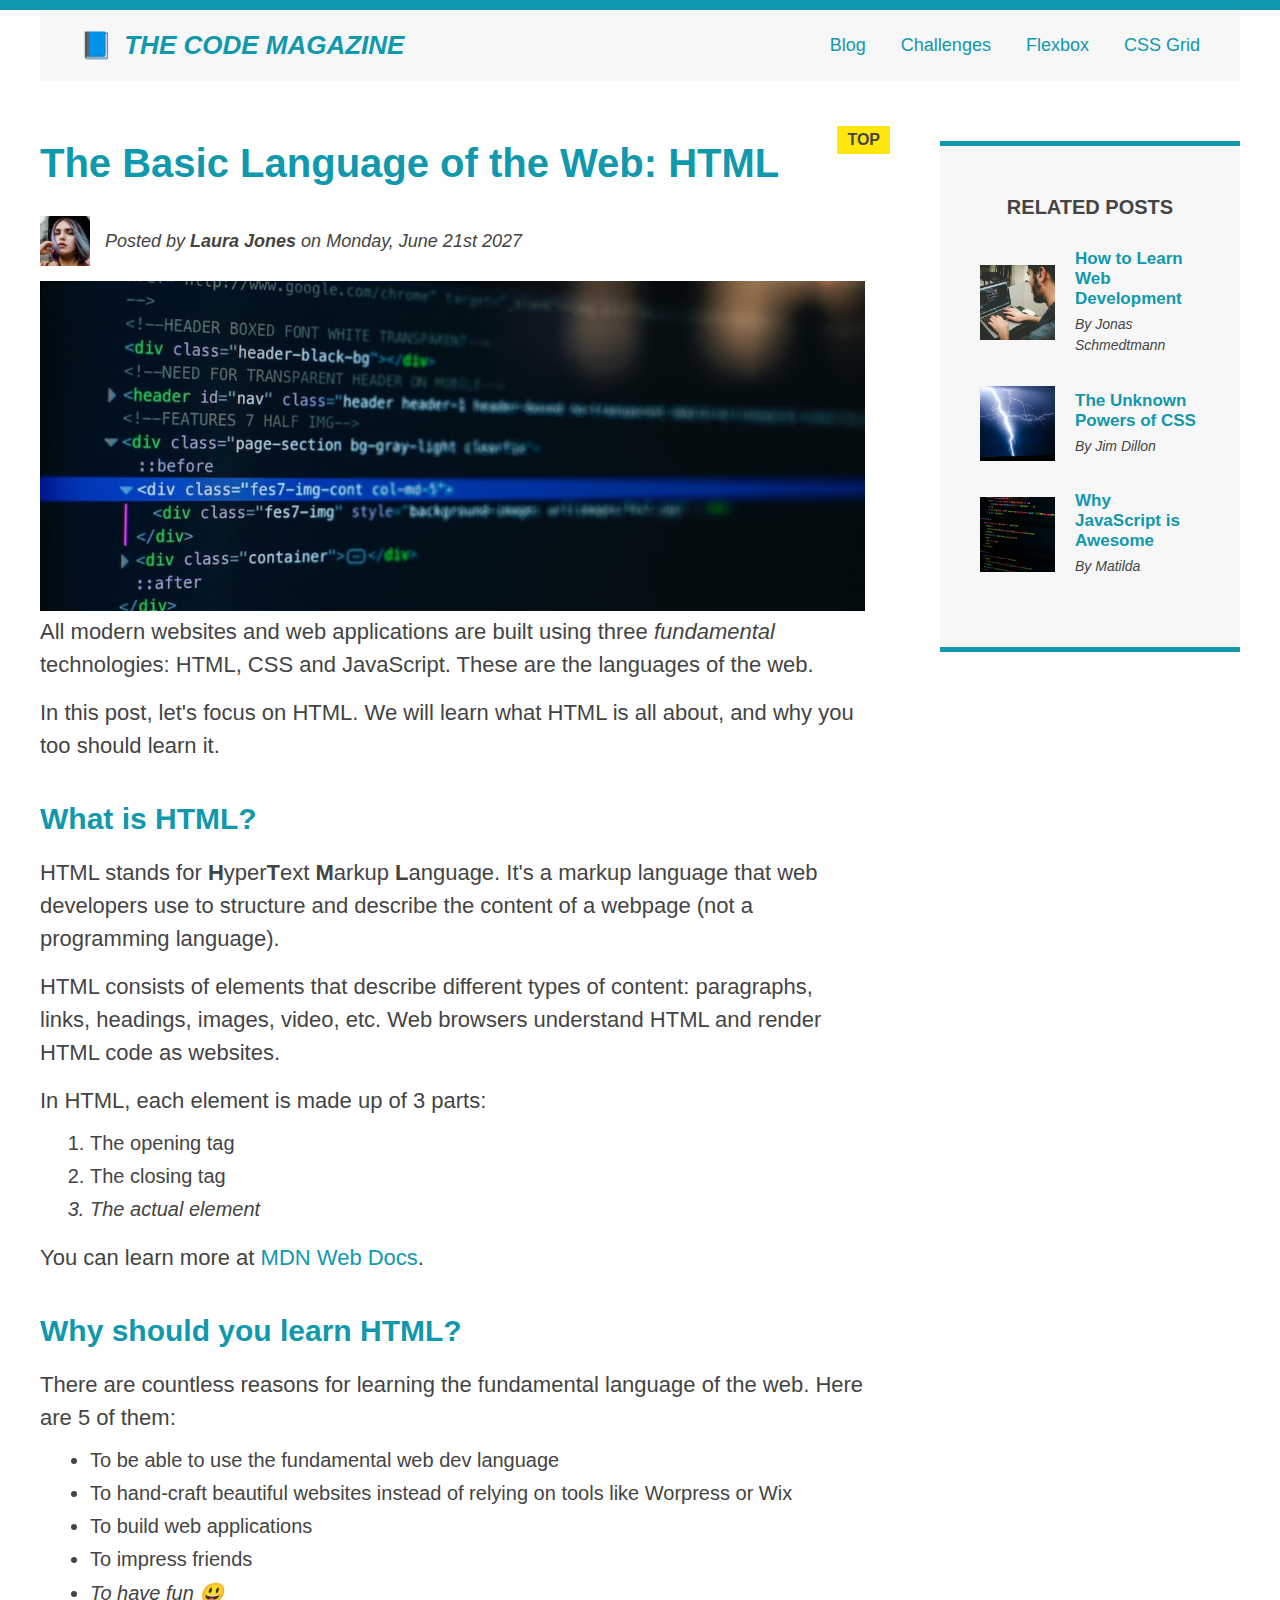
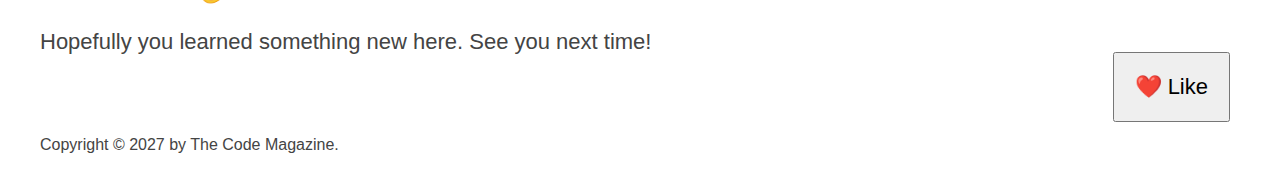
<file: starter/03-CSS-Fundamentals/index.html>
<!DOCTYPE html>
<html lang="en">
  <head>
    <meta charset="UTF-8" />
    <title>The Basic Language of the Web: HTML</title>
    <link rel="stylesheet" href="style.css" />
  </head>

  <body>
    <div class="container">
      <header class="main-header">
        <h1>📘 The Code Magazine</h1>

        <nav>
          <a href="blog.html">Blog</a>
          <a href="#">Challenges</a>
          <a href="flexbox.html">Flexbox</a>
          <a href="css-grid.html">CSS Grid</a>
        </nav>
      </header>

      <!-- <div class="row"> -->
      <article>
        <header class="post-header">
          <h2>The Basic Language of the Web: HTML</h2>

          <div class="author-box">
            <img
              src="img/laura-jones.jpg"
              alt="Headshot of Laura Jones"
              height="50"
              width="50"
              class="author-img"
            />

            <p id="author" class="author">
              Posted by <strong>Laura Jones</strong> on Monday, June 21st 2027
            </p>
          </div>

          <img
            src="img/post-img.jpg"
            alt="HTML code on a screen"
            width="500"
            height="200"
            class="post-img"
          />
          <button class="like">❤️ Like</button>
        </header>

        <p>
          All modern websites and web applications are built using three
          <em>fundamental</em>
          technologies: HTML, CSS and JavaScript. These are the languages of the
          web.
        </p>

        <p>
          In this post, let's focus on HTML. We will learn what HTML is all
          about, and why you too should learn it.
        </p>

        <h3>What is HTML?</h3>
        <p>
          HTML stands for <strong>H</strong>yper<strong>T</strong>ext
          <strong>M</strong>arkup <strong>L</strong>anguage. It's a markup
          language that web developers use to structure and describe the content
          of a webpage (not a programming language).
        </p>
        <p>
          HTML consists of elements that describe different types of content:
          paragraphs, links, headings, images, video, etc. Web browsers
          understand HTML and render HTML code as websites.
        </p>
        <p>In HTML, each element is made up of 3 parts:</p>

        <ol>
          <li>The opening tag</li>
          <li>The closing tag</li>
          <li>The actual element</li>
        </ol>

        <p>
          You can learn more at
          <a
            href="https://developer.mozilla.org/en-US/docs/Web/HTML"
            target="_blank"
            >MDN Web Docs</a
          >.
        </p>

        <h3>Why should you learn HTML?</h3>

        <p>
          There are countless reasons for learning the fundamental language of
          the web. Here are 5 of them:
        </p>

        <ul>
          <li>To be able to use the fundamental web dev language</li>
          <li>
            To hand-craft beautiful websites instead of relying on tools like
            Worpress or Wix
          </li>
          <li>To build web applications</li>
          <li>To impress friends</li>
          <li>To have fun 😃</li>
        </ul>

        <p>Hopefully you learned something new here. See you next time!</p>
      </article>

      <aside>
        <h4>Related posts</h4>

        <ul class="related">
          <li class="related-post">
            <img
              src="img/related-1.jpg"
              alt="Person programming"
              width="75"
              width="75"
            />
            <div>
              <a href="#" class="related-link">How to Learn Web Development</a>
              <p class="related-author">By Jonas Schmedtmann</p>
            </div>
          </li>
          <li class="related-post">
            <img
              src="img/related-2.jpg"
              alt="Lightning"
              width="75"
              heigth="75"
            />
            <div>
              <a href="#" class="related-link">The Unknown Powers of CSS</a>
              <p class="related-author">By Jim Dillon</p>
            </div>
          </li>
          <li class="related-post">
            <img
              src="img/related-3.jpg"
              alt="JavaScript code on a screen"
              width="75"
              height="75"
            />
            <div>
              <a href="#" class="related-link">Why JavaScript is Awesome</a>
              <p class="related-author">By Matilda</p>
            </div>
          </li>
        </ul>
      </aside>
      <!-- </div> -->
      <footer>
        <p id="copyright" class="copyright text">
          Copyright &copy; 2027 by The Code Magazine.
        </p>
      </footer>
    </div>
  </body>
</html>
</file>
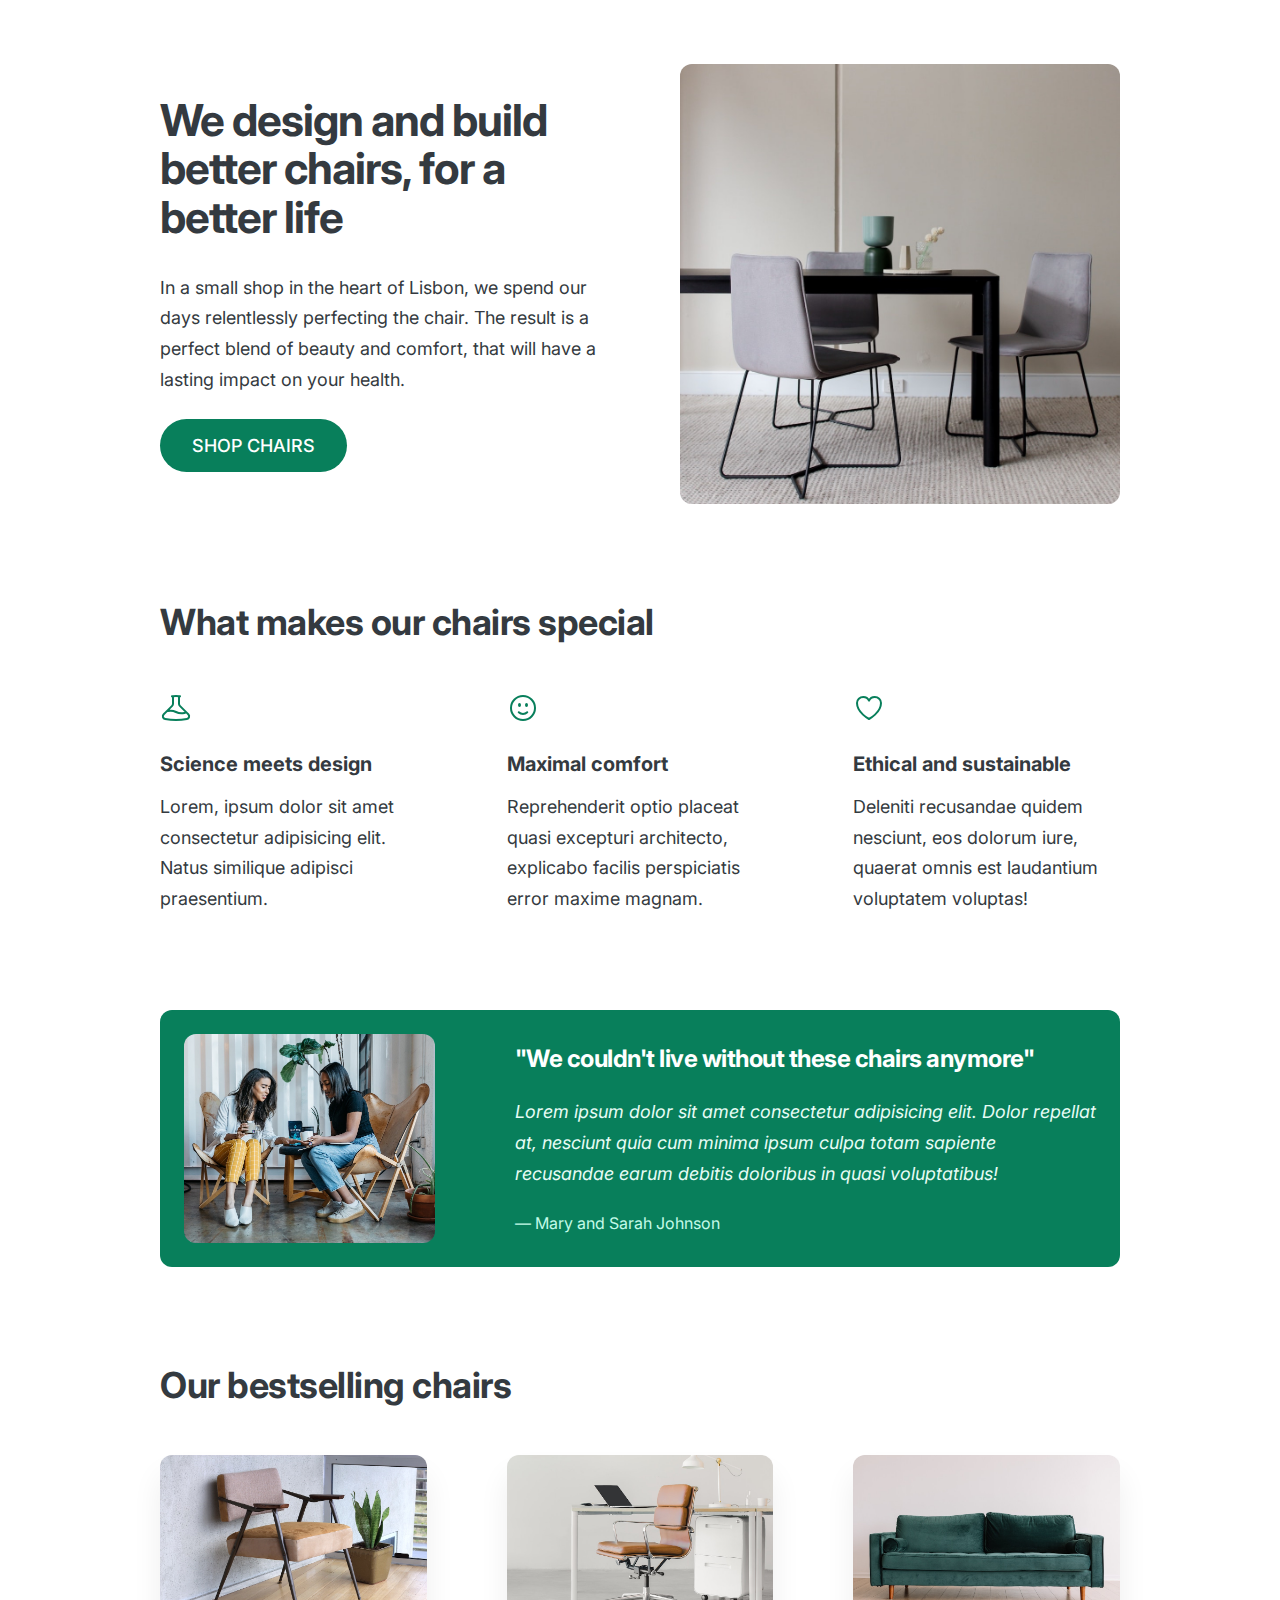
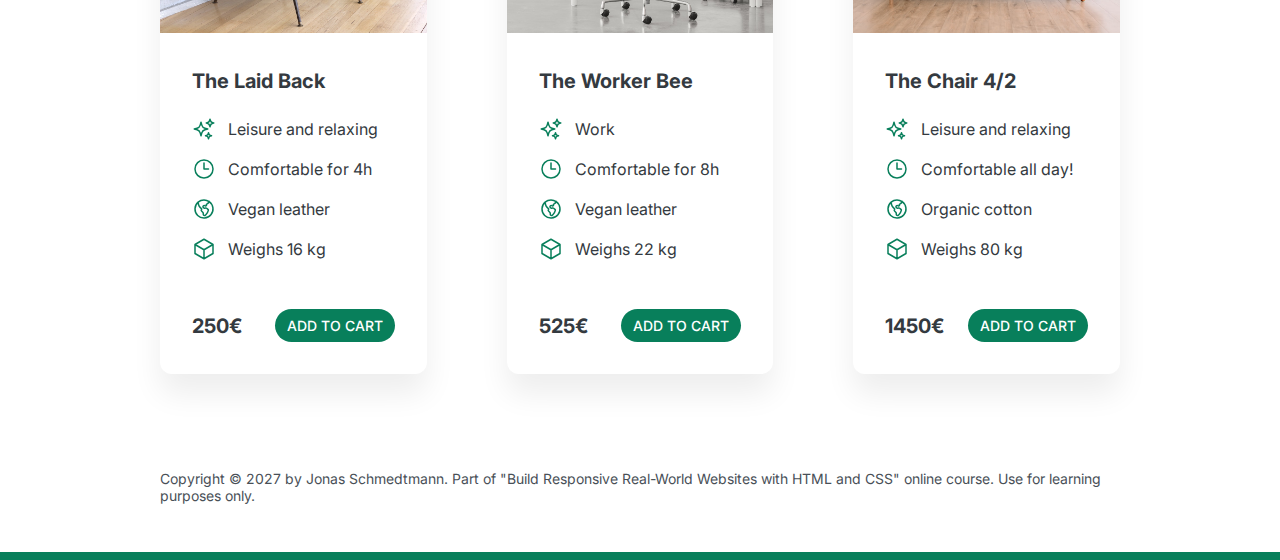
<file: starter/05-Design/index.html>
<!DOCTYPE html>
<html lang="en">
  <head>
    <meta charset="UTF-8" />
    <meta http-equiv="X-UA-Compatible" content="IE=edge" />
    <meta name="viewport" content="width=device-width, initial-scale=1.0" />
    <link rel="preconnect" href="https://fonts.googleapis.com" />
    <link rel="preconnect" href="https://fonts.gstatic.com" crossorigin />
    <link
      href="https://fonts.googleapis.com/css2?family=Inter:wght@100..900&display=swap"
      rel="stylesheet"
    />
    <link rel="stylesheet" href="style.css" />
    <title>Lisbon Chair Shop</title>
  </head>
  <body>
    <div class="container">
      <header>
        <div class="header-text-box">
          <h1>We design and build better chairs, for a better life</h1>
          <p class="header-text">
            In a small shop in the heart of Lisbon, we spend our days
            relentlessly perfecting the chair. The result is a perfect blend of
            beauty and comfort, that will have a lasting impact on your health.
          </p>
          <a class="btn btn--big" href="#">Shop chairs</a>
        </div>
        <img src="hero.jpg" alt="Photo" />
      </header>

      <section>
        <h2>What makes our chairs special</h2>
        <div class="grid-3-cols">
          <div>
            <svg
              xmlns="http://www.w3.org/2000/svg"
              fill="none"
              viewBox="0 0 24 24"
              stroke-width="1.5"
              stroke="currentColor"
              class="features-icon"
            >
              <path
                stroke-linecap="round"
                stroke-linejoin="round"
                d="M9.75 3.104v5.714a2.25 2.25 0 0 1-.659 1.591L5 14.5M9.75 3.104c-.251.023-.501.05-.75.082m.75-.082a24.301 24.301 0 0 1 4.5 0m0 0v5.714c0 .597.237 1.17.659 1.591L19.8 15.3M14.25 3.104c.251.023.501.05.75.082M19.8 15.3l-1.57.393A9.065 9.065 0 0 1 12 15a9.065 9.065 0 0 0-6.23-.693L5 14.5m14.8.8 1.402 1.402c1.232 1.232.65 3.318-1.067 3.611A48.309 48.309 0 0 1 12 21c-2.773 0-5.491-.235-8.135-.687-1.718-.293-2.3-2.379-1.067-3.61L5 14.5"
              />
            </svg>

            <p class="features-title"><strong>Science meets design</strong></p>
            <p class="features-text">
              Lorem, ipsum dolor sit amet consectetur adipisicing elit. Natus
              similique adipisci praesentium.
            </p>
          </div>

          <div>
            <svg
              xmlns="http://www.w3.org/2000/svg"
              fill="none"
              viewBox="0 0 24 24"
              stroke-width="1.5"
              stroke="currentColor"
              class="features-icon"
            >
              <path
                stroke-linecap="round"
                stroke-linejoin="round"
                d="M15.182 15.182a4.5 4.5 0 0 1-6.364 0M21 12a9 9 0 1 1-18 0 9 9 0 0 1 18 0ZM9.75 9.75c0 .414-.168.75-.375.75S9 10.164 9 9.75 9.168 9 9.375 9s.375.336.375.75Zm-.375 0h.008v.015h-.008V9.75Zm5.625 0c0 .414-.168.75-.375.75s-.375-.336-.375-.75.168-.75.375-.75.375.336.375.75Zm-.375 0h.008v.015h-.008V9.75Z"
              />
            </svg>

            <p class="features-title">
              <strong>Maximal comfort</strong>
            </p>
            <p class="features-text">
              Reprehenderit optio placeat quasi excepturi architecto, explicabo
              facilis perspiciatis error maxime magnam.
            </p>
          </div>

          <div>
            <svg
              xmlns="http://www.w3.org/2000/svg"
              fill="none"
              viewBox="0 0 24 24"
              stroke-width="1.5"
              stroke="currentColor"
              class="features-icon"
            >
              <path
                stroke-linecap="round"
                stroke-linejoin="round"
                d="M21 8.25c0-2.485-2.099-4.5-4.688-4.5-1.935 0-3.597 1.126-4.312 2.733-.715-1.607-2.377-2.733-4.313-2.733C5.1 3.75 3 5.765 3 8.25c0 7.22 9 12 9 12s9-4.78 9-12Z"
              />
            </svg>

            <p class="features-title">
              <strong>Ethical and sustainable</strong>
            </p>
            <p class="features-text">
              Deleniti recusandae quidem nesciunt, eos dolorum iure, quaerat
              omnis est laudantium voluptatem voluptas!
            </p>
          </div>
        </div>
      </section>

      <section class="testimonial-section">
        <div class="grid-3-cols">
          <img src="customers.jpg" alt="People sitting on chairs" />
          <div class="testimonial-box">
            <h2>"We couldn't live without these chairs anymore"</h2>
            <blockquote class="testimonial-text">
              Lorem ipsum dolor sit amet consectetur adipisicing elit. Dolor
              repellat at, nesciunt quia cum minima ipsum culpa totam sapiente
              recusandae earum debitis doloribus in quasi voluptatibus!
            </blockquote>
            <p class="testimonial-author">&mdash; Mary and Sarah Johnson</p>
          </div>
        </div>
      </section>

      <section>
        <h2>Our bestselling chairs</h2>
        <div class="grid-3-cols">
          <figure class="chair">
            <img src="chair-1.jpg" alt="Chair" />
            <div class="chair-box">
              <h3>The Laid Back</h3>
              <ul class="chair-details">
                <li>
                  <svg
                    xmlns="http://www.w3.org/2000/svg"
                    fill="none"
                    viewBox="0 0 24 24"
                    stroke-width="1.5"
                    stroke="currentColor"
                    class="chair-icon"
                  >
                    <path
                      stroke-linecap="round"
                      stroke-linejoin="round"
                      d="M9.813 15.904 9 18.75l-.813-2.846a4.5 4.5 0 0 0-3.09-3.09L2.25 12l2.846-.813a4.5 4.5 0 0 0 3.09-3.09L9 5.25l.813 2.846a4.5 4.5 0 0 0 3.09 3.09L15.75 12l-2.846.813a4.5 4.5 0 0 0-3.09 3.09ZM18.259 8.715 18 9.75l-.259-1.035a3.375 3.375 0 0 0-2.455-2.456L14.25 6l1.036-.259a3.375 3.375 0 0 0 2.455-2.456L18 2.25l.259 1.035a3.375 3.375 0 0 0 2.456 2.456L21.75 6l-1.035.259a3.375 3.375 0 0 0-2.456 2.456ZM16.894 20.567 16.5 21.75l-.394-1.183a2.25 2.25 0 0 0-1.423-1.423L13.5 18.75l1.183-.394a2.25 2.25 0 0 0 1.423-1.423l.394-1.183.394 1.183a2.25 2.25 0 0 0 1.423 1.423l1.183.394-1.183.394a2.25 2.25 0 0 0-1.423 1.423Z"
                    />
                  </svg>

                  <!-- Span is a generic INLINE text element, it doesn't have any meaning. It's like a div element, but inline -->
                  <span>Leisure and relaxing</span>
                </li>
                <li>
                  <svg
                    xmlns="http://www.w3.org/2000/svg"
                    fill="none"
                    viewBox="0 0 24 24"
                    stroke-width="1.5"
                    stroke="currentColor"
                    class="chair-icon"
                  >
                    <path
                      stroke-linecap="round"
                      stroke-linejoin="round"
                      d="M12 6v6h4.5m4.5 0a9 9 0 1 1-18 0 9 9 0 0 1 18 0Z"
                    />
                  </svg>
                  <span>Comfortable for 4h</span>
                </li>
                <li>
                  <svg
                    xmlns="http://www.w3.org/2000/svg"
                    fill="none"
                    viewBox="0 0 24 24"
                    stroke-width="1.5"
                    stroke="currentColor"
                    class="chair-icon"
                  >
                    <path
                      stroke-linecap="round"
                      stroke-linejoin="round"
                      d="m6.115 5.19.319 1.913A6 6 0 0 0 8.11 10.36L9.75 12l-.387.775c-.217.433-.132.956.21 1.298l1.348 1.348c.21.21.329.497.329.795v1.089c0 .426.24.815.622 1.006l.153.076c.433.217.956.132 1.298-.21l.723-.723a8.7 8.7 0 0 0 2.288-4.042 1.087 1.087 0 0 0-.358-1.099l-1.33-1.108c-.251-.21-.582-.299-.905-.245l-1.17.195a1.125 1.125 0 0 1-.98-.314l-.295-.295a1.125 1.125 0 0 1 0-1.591l.13-.132a1.125 1.125 0 0 1 1.3-.21l.603.302a.809.809 0 0 0 1.086-1.086L14.25 7.5l1.256-.837a4.5 4.5 0 0 0 1.528-1.732l.146-.292M6.115 5.19A9 9 0 1 0 17.18 4.64M6.115 5.19A8.965 8.965 0 0 1 12 3c1.929 0 3.716.607 5.18 1.64"
                    />
                  </svg>

                  <span>Vegan leather</span>
                </li>
                <li>
                  <svg
                    xmlns="http://www.w3.org/2000/svg"
                    fill="none"
                    viewBox="0 0 24 24"
                    stroke-width="1.5"
                    stroke="currentColor"
                    class="chair-icon"
                  >
                    <path
                      stroke-linecap="round"
                      stroke-linejoin="round"
                      d="m21 7.5-9-5.25L3 7.5m18 0-9 5.25m9-5.25v9l-9 5.25M3 7.5l9 5.25M3 7.5v9l9 5.25m0-9v9"
                    />
                  </svg>

                  <span>Weighs 16 kg</span>
                </li>
              </ul>
              <div class="chair-price">
                <strong>250€</strong>
                <a href="#" class="btn btn--small">Add to cart</a>
              </div>
            </div>
          </figure>

          <figure class="chair">
            <img src="chair-2.jpg" alt="Chair" />
            <div class="chair-box">
              <h3>The Worker Bee</h3>
              <ul class="chair-details">
                <li>
                  <svg
                    xmlns="http://www.w3.org/2000/svg"
                    fill="none"
                    viewBox="0 0 24 24"
                    stroke-width="1.5"
                    stroke="currentColor"
                    class="chair-icon"
                  >
                    <path
                      stroke-linecap="round"
                      stroke-linejoin="round"
                      d="M9.813 15.904 9 18.75l-.813-2.846a4.5 4.5 0 0 0-3.09-3.09L2.25 12l2.846-.813a4.5 4.5 0 0 0 3.09-3.09L9 5.25l.813 2.846a4.5 4.5 0 0 0 3.09 3.09L15.75 12l-2.846.813a4.5 4.5 0 0 0-3.09 3.09ZM18.259 8.715 18 9.75l-.259-1.035a3.375 3.375 0 0 0-2.455-2.456L14.25 6l1.036-.259a3.375 3.375 0 0 0 2.455-2.456L18 2.25l.259 1.035a3.375 3.375 0 0 0 2.456 2.456L21.75 6l-1.035.259a3.375 3.375 0 0 0-2.456 2.456ZM16.894 20.567 16.5 21.75l-.394-1.183a2.25 2.25 0 0 0-1.423-1.423L13.5 18.75l1.183-.394a2.25 2.25 0 0 0 1.423-1.423l.394-1.183.394 1.183a2.25 2.25 0 0 0 1.423 1.423l1.183.394-1.183.394a2.25 2.25 0 0 0-1.423 1.423Z"
                    />
                  </svg>
                  <span>Work</span>
                </li>
                <li>
                  <svg
                    xmlns="http://www.w3.org/2000/svg"
                    fill="none"
                    viewBox="0 0 24 24"
                    stroke-width="1.5"
                    stroke="currentColor"
                    class="chair-icon"
                  >
                    <path
                      stroke-linecap="round"
                      stroke-linejoin="round"
                      d="M12 6v6h4.5m4.5 0a9 9 0 1 1-18 0 9 9 0 0 1 18 0Z"
                    />
                  </svg>
                  <span>Comfortable for 8h</span>
                </li>
                <li>
                  <svg
                    xmlns="http://www.w3.org/2000/svg"
                    fill="none"
                    viewBox="0 0 24 24"
                    stroke-width="1.5"
                    stroke="currentColor"
                    class="chair-icon"
                  >
                    <path
                      stroke-linecap="round"
                      stroke-linejoin="round"
                      d="m6.115 5.19.319 1.913A6 6 0 0 0 8.11 10.36L9.75 12l-.387.775c-.217.433-.132.956.21 1.298l1.348 1.348c.21.21.329.497.329.795v1.089c0 .426.24.815.622 1.006l.153.076c.433.217.956.132 1.298-.21l.723-.723a8.7 8.7 0 0 0 2.288-4.042 1.087 1.087 0 0 0-.358-1.099l-1.33-1.108c-.251-.21-.582-.299-.905-.245l-1.17.195a1.125 1.125 0 0 1-.98-.314l-.295-.295a1.125 1.125 0 0 1 0-1.591l.13-.132a1.125 1.125 0 0 1 1.3-.21l.603.302a.809.809 0 0 0 1.086-1.086L14.25 7.5l1.256-.837a4.5 4.5 0 0 0 1.528-1.732l.146-.292M6.115 5.19A9 9 0 1 0 17.18 4.64M6.115 5.19A8.965 8.965 0 0 1 12 3c1.929 0 3.716.607 5.18 1.64"
                    />
                  </svg>
                  <span>Vegan leather</span>
                </li>
                <li>
                  <svg
                    xmlns="http://www.w3.org/2000/svg"
                    fill="none"
                    viewBox="0 0 24 24"
                    stroke-width="1.5"
                    stroke="currentColor"
                    class="chair-icon"
                  >
                    <path
                      stroke-linecap="round"
                      stroke-linejoin="round"
                      d="m21 7.5-9-5.25L3 7.5m18 0-9 5.25m9-5.25v9l-9 5.25M3 7.5l9 5.25M3 7.5v9l9 5.25m0-9v9"
                    />
                  </svg>
                  <span>Weighs 22 kg</span>
                </li>
              </ul>
              <div class="chair-price">
                <strong>525€</strong>
                <a href="#" class="btn btn--small">Add to cart</a>
              </div>
            </div>
          </figure>

          <figure class="chair">
            <img src="chair-3.jpg" alt="Chair" />
            <div class="chair-box">
              <h3>The Chair 4/2</h3>
              <ul class="chair-details">
                <li>
                  <svg
                    xmlns="http://www.w3.org/2000/svg"
                    fill="none"
                    viewBox="0 0 24 24"
                    stroke-width="1.5"
                    stroke="currentColor"
                    class="chair-icon"
                  >
                    <path
                      stroke-linecap="round"
                      stroke-linejoin="round"
                      d="M9.813 15.904 9 18.75l-.813-2.846a4.5 4.5 0 0 0-3.09-3.09L2.25 12l2.846-.813a4.5 4.5 0 0 0 3.09-3.09L9 5.25l.813 2.846a4.5 4.5 0 0 0 3.09 3.09L15.75 12l-2.846.813a4.5 4.5 0 0 0-3.09 3.09ZM18.259 8.715 18 9.75l-.259-1.035a3.375 3.375 0 0 0-2.455-2.456L14.25 6l1.036-.259a3.375 3.375 0 0 0 2.455-2.456L18 2.25l.259 1.035a3.375 3.375 0 0 0 2.456 2.456L21.75 6l-1.035.259a3.375 3.375 0 0 0-2.456 2.456ZM16.894 20.567 16.5 21.75l-.394-1.183a2.25 2.25 0 0 0-1.423-1.423L13.5 18.75l1.183-.394a2.25 2.25 0 0 0 1.423-1.423l.394-1.183.394 1.183a2.25 2.25 0 0 0 1.423 1.423l1.183.394-1.183.394a2.25 2.25 0 0 0-1.423 1.423Z"
                    />
                  </svg>
                  <span>Leisure and relaxing</span>
                </li>
                <li>
                  <svg
                    xmlns="http://www.w3.org/2000/svg"
                    fill="none"
                    viewBox="0 0 24 24"
                    stroke-width="1.5"
                    stroke="currentColor"
                    class="chair-icon"
                  >
                    <path
                      stroke-linecap="round"
                      stroke-linejoin="round"
                      d="M12 6v6h4.5m4.5 0a9 9 0 1 1-18 0 9 9 0 0 1 18 0Z"
                    />
                  </svg>
                  <span>Comfortable all day!</span>
                </li>
                <li>
                  <svg
                    xmlns="http://www.w3.org/2000/svg"
                    fill="none"
                    viewBox="0 0 24 24"
                    stroke-width="1.5"
                    stroke="currentColor"
                    class="chair-icon"
                  >
                    <path
                      stroke-linecap="round"
                      stroke-linejoin="round"
                      d="m6.115 5.19.319 1.913A6 6 0 0 0 8.11 10.36L9.75 12l-.387.775c-.217.433-.132.956.21 1.298l1.348 1.348c.21.21.329.497.329.795v1.089c0 .426.24.815.622 1.006l.153.076c.433.217.956.132 1.298-.21l.723-.723a8.7 8.7 0 0 0 2.288-4.042 1.087 1.087 0 0 0-.358-1.099l-1.33-1.108c-.251-.21-.582-.299-.905-.245l-1.17.195a1.125 1.125 0 0 1-.98-.314l-.295-.295a1.125 1.125 0 0 1 0-1.591l.13-.132a1.125 1.125 0 0 1 1.3-.21l.603.302a.809.809 0 0 0 1.086-1.086L14.25 7.5l1.256-.837a4.5 4.5 0 0 0 1.528-1.732l.146-.292M6.115 5.19A9 9 0 1 0 17.18 4.64M6.115 5.19A8.965 8.965 0 0 1 12 3c1.929 0 3.716.607 5.18 1.64"
                    />
                  </svg>
                  <span>Organic cotton</span>
                </li>
                <li>
                  <svg
                    xmlns="http://www.w3.org/2000/svg"
                    fill="none"
                    viewBox="0 0 24 24"
                    stroke-width="1.5"
                    stroke="currentColor"
                    class="chair-icon"
                  >
                    <path
                      stroke-linecap="round"
                      stroke-linejoin="round"
                      d="m21 7.5-9-5.25L3 7.5m18 0-9 5.25m9-5.25v9l-9 5.25M3 7.5l9 5.25M3 7.5v9l9 5.25m0-9v9"
                    />
                  </svg>
                  <span>Weighs 80 kg</span>
                </li>
              </ul>
              <div class="chair-price">
                <strong>1450€</strong>
                <a href="#" class="btn btn--small">Add to cart</a>
              </div>
            </div>
          </figure>
        </div>
      </section>

      <footer>
        Copyright &copy; 2027 by Jonas Schmedtmann. Part of "Build Responsive
        Real-World Websites with HTML and CSS" online course. Use for learning
        purposes only.
      </footer>
    </div>
  </body>
</html>
</file>
<file: final/03-CSS-Fundamentals/style.css>
* {
  /* border-top: 10px solid #1098ad; */
  margin: 0;
  padding: 0;
}

/* PAGE SECTIONS */
body {
  color: #444;
  font-family: sans-serif;

  border-top: 10px solid #1098ad;
  position: relative;
}

.container {
  width: 800px;
  /* margin-left: auto;
  margin-right: auto; */
  margin: 0 auto;
}

.main-header {
  background-color: #f7f7f7;
  /* padding: 20px;
  padding-left: 40px;
  padding-right: 40px; */
  padding: 20px 40px;
  margin-bottom: 60px;
  /* height: 80px; */
}

nav {
  font-size: 18px;
  /* text-align: center; */
}

article {
  margin-bottom: 60px;
}

.post-header {
  margin-bottom: 40px;
  /* position: relative; */
}

aside {
  background-color: #f7f7f7;
  border-top: 5px solid #1098ad;
  border-bottom: 5px solid #1098ad;
  /* padding-top: 50px;
  padding-bottom: 50px; */
  padding: 50px 0;
  width: 500px;
}

/* SMALLER ELEMENTS */
h1,
h2,
h3 {
  color: #1098ad;
}

h1 {
  font-size: 26px;
  text-transform: uppercase;
  font-style: italic;
}

h2 {
  font-size: 40px;
  margin-bottom: 30px;
}

h3 {
  font-size: 30px;
  margin-bottom: 20px;
  margin-top: 40px;
}

h4 {
  font-size: 20px;
  text-transform: uppercase;
  text-align: center;
}

p {
  font-size: 22px;
  line-height: 1.5;
  margin-bottom: 15px;
}

ul,
ol {
  margin-left: 50px;
  margin-bottom: 20px;
}

li {
  font-size: 20px;
  margin-bottom: 10px;
  /* display: inline; */
}

li:last-child {
  margin-bottom: 0;
}

/* footer p {
  font-size: 16px;
} */

/* article header p {
  font-style: italic;
} */

#author {
  font-style: italic;
  font-size: 18px;
}

#copyright {
  font-size: 16px;
}

.related-author {
  font-size: 18px;
  font-weight: bold;
}

/* ul {
  list-style: none;
} */

.related {
  list-style: none;
}

body {
  /* background-color: orangered; */
}

/* .first-li {
  font-weight: bold;
} */

li:first-child {
  font-weight: bold;
}

li:last-child {
  font-style: italic;
}

li:nth-child(even) {
  /* color: red; */
}

/* Misconception: this won't work! */
article p:first-child {
  color: red;
}

/* Styling links */
a:link {
  color: #1098ad;
  text-decoration: none;
}

a:visited {
  /* color: #777; */
  color: #1098ad;
}

a:hover {
  color: orangered;
  font-weight: bold;
  text-decoration: underline orangered;
}

a:active {
  background-color: black;
  font-style: italic;
}
/* LVHA */

.post-img {
  width: 100%;
  height: auto;
}

nav a:link {
  /* background-color: orangered;
  margin: 20px;
  padding: 20px;

  display: block; */

  margin-right: 30px;
  margin-top: 10px;
  display: inline-block;
}

nav a:link:last-child {
  margin-right: 0;
}

button {
  font-size: 22px;
  padding: 20px;
  cursor: pointer;

  position: absolute;
  /* top: 50px;
  left: 50px; */
  bottom: 50px;
  right: 50px;
}

h1::first-letter {
  font-style: normal;
  margin-right: 5px;
}

h3 + p::first-line {
  /* color: red; */
}

h2 {
  /* background-color: orange; */
  position: relative;
}

h2::before {
  content: "TOP";
  background-color: #ffe70e;
  color: #444;
  font-size: 16px;
  font-weight: bold;
  display: inline-block;
  padding: 5px 10px;
  position: absolute;
  top: -10px;
  right: -25px;
}

/* Resolving conflicts */
/* #copyright {
  color: red;
}

.copyright {
  color: blue;
}

.text {
  color: yellow;
}

footer p {
  color: green !important;
} */

/* nav a:link,
nav p {
  font-size: 18px;
} */
</file>
<file: final/04-CSS-Layouts/style.css>
* {
  /* border-top: 10px solid #1098ad; */
  margin: 0;
  padding: 0;
  box-sizing: border-box;
}

/* PAGE SECTIONS */
body {
  color: #444;
  font-family: sans-serif;

  border-top: 10px solid #1098ad;
  position: relative;
}

.container {
  width: 1200px;
  /* margin-left: auto;
  margin-right: auto; */
  margin: 0 auto;
}

.main-header {
  background-color: #f7f7f7;
  /* padding: 20px;
  padding-left: 40px;
  padding-right: 40px; */
  padding: 20px 40px;
  /* margin-bottom: 60px; */
  /* height: 80px; */
}

nav {
  font-size: 18px;
  /* text-align: center; */
}

article {
  /* margin-bottom: 60px; */
}

.post-header {
  margin-bottom: 40px;
  /* position: relative; */
}

aside {
  background-color: #f7f7f7;
  border-top: 5px solid #1098ad;
  border-bottom: 5px solid #1098ad;
  padding: 50px 40px;
}

/* SMALLER ELEMENTS */
h1,
h2,
h3 {
  color: #1098ad;
}

h1 {
  font-size: 26px;
  text-transform: uppercase;
  font-style: italic;
}

h2 {
  font-size: 40px;
  margin-bottom: 30px;
}

h3 {
  font-size: 30px;
  margin-bottom: 20px;
  margin-top: 40px;
}

h4 {
  font-size: 20px;
  text-transform: uppercase;
  text-align: center;
  margin-bottom: 30px;
}

p {
  font-size: 22px;
  line-height: 1.5;
  margin-bottom: 15px;
}

ul,
ol {
  margin-left: 50px;
  margin-bottom: 20px;
}

li {
  font-size: 20px;
  margin-bottom: 10px;
  /* display: inline; */
}

li:last-child {
  margin-bottom: 0;
}

/* footer p {
  font-size: 16px;
} */

/* article header p {
  font-style: italic;
} */

#author {
  font-style: italic;
  font-size: 18px;
}

#copyright {
  font-size: 16px;
}

.related-author {
  font-size: 18px;
  font-weight: bold;
}

/* ul {
  list-style: none;
} */

.related {
  list-style: none;
  margin-left: 0;
}

body {
  /* background-color: orangered; */
}

/* .first-li {
  font-weight: bold;
} */

li:first-child {
  font-weight: bold;
}

li:last-child {
  font-style: italic;
}

li:nth-child(even) {
  /* color: red; */
}

/* Misconception: this won't work! */
article p:first-child {
  color: red;
}

/* Styling links */
a:link {
  color: #1098ad;
  text-decoration: none;
}

a:visited {
  /* color: #777; */
  color: #1098ad;
}

a:hover {
  color: orangered;
  font-weight: bold;
  text-decoration: underline orangered;
}

a:active {
  background-color: black;
  font-style: italic;
}
/* LVHA */

.post-img {
  width: 100%;
  height: auto;
}

nav a:link {
  /* background-color: orangered;
  margin: 20px;
  padding: 20px;

  display: block; */

  margin-right: 30px;
  display: inline-block;
}

nav a:link:last-child {
  margin-right: 0;
}

button {
  font-size: 22px;
  padding: 20px;
  cursor: pointer;

  position: absolute;
  /* top: 50px;
  left: 50px; */
  bottom: 50px;
  right: 50px;
}

h1::first-letter {
  font-style: normal;
  margin-right: 5px;
}

h3 + p::first-line {
  /* color: red; */
}

h2 {
  /* background-color: orange; */
  position: relative;
}

h2::before {
  content: "TOP";
  background-color: #ffe70e;
  color: #444;
  font-size: 16px;
  font-weight: bold;
  display: inline-block;
  padding: 5px 10px;
  position: absolute;
  top: -10px;
  right: -25px;
}

/* Resolving conflicts */
/* #copyright {
  color: red;
}

.copyright {
  color: blue;
}

.text {
  color: yellow;
}

footer p {
  color: green !important;
} */

/* nav a:link,
nav p {
  font-size: 18px;
} */

/* FLOATS */
/*
.author-img {
  float: left;
  margin-bottom: 20px;
}

.author {
  float: left;
  margin-top: 10px;
  margin-left: 20px;
}

h1 {
  float: left;
}

nav {
  float: right;
}

.clear {
  clear: both;
}

.clearfix::after {
  clear: both;
  content: "";
  display: block;
}

article {
  width: 825px;
  float: left;
}

aside {
  width: 300px;
  float: right;
}

footer {
  clear: both;
}
*/

/* FLEXBOX */
.main-header {
  display: flex;
  align-items: center;
  justify-content: space-between;
}

.author-box {
  display: flex;
  align-items: center;
  margin-bottom: 15px;
}

.author {
  margin-bottom: 0;
  margin-left: 15px;
}

.related-post {
  display: flex;
  align-items: center;
  gap: 20px;
  margin-bottom: 30px;
}

.related-link:link {
  font-size: 17px;
  font-weight: bold;
  font-style: normal;
  margin-bottom: 5px;
  display: block;
}

.related-author {
  margin-bottom: 0;
  font-size: 14px;
  font-weight: normal;
  font-style: italic;
}

/* FLEXBOX LAYOUT */
/* .row {
  display: flex;
  align-items: flex-start;
  gap: 75px;
  margin-bottom: 60px;
}

article {
  flex: 1;
  margin-bottom: 0;
}

aside {
  
  DEFAULTS:
  flex-grow: 0;
  flex-shrink: 1;
  flex-basis: auto;

  flex: 0 0 300px;
} */

/* CSS GRID LAYOUT */
.container {
  display: grid;
  grid-template-columns: 1fr 300px;
  column-gap: 75px;
  row-gap: 60px;
  align-items: start;
}

.main-header {
  /* grid-column: 1 / span 2; */
  grid-column: 1 / -1;
}

article {
}

aside {
}

footer {
  grid-column: 1 / -1;
}
</file>
<file: final/05-Design/style.css>
/*
SPACING SYSTEM (px)
2 / 4 / 8 / 12 / 16 / 24 / 32 / 48 / 64 / 80 / 96 / 128

FONT SIZE SYSTEM (px)
10 / 12 / 14 / 16 / 18 / 20 / 24 / 30 / 36 / 44 / 52 / 62 / 74 / 86 / 98
*/

/* 
MAIN COLOR: #087f5b
GREY COLOR: #343a40
*/

* {
  margin: 0;
  padding: 0;
  box-sizing: border-box;
}

/* ------------------------ */
/* GENERAL STYLES */
/* ------------------------ */
body {
  font-family: "Inter", sans-serif;
  color: #343a40;
  border-bottom: 8px solid #087f5b;
}

.container {
  width: 960px;
  margin: 0 auto;
}

header,
section {
  margin-bottom: 96px;
}

h2 {
  margin-bottom: 48px;
  font-size: 36px;
  letter-spacing: -0.5px;
  /* 24 / 30 / 36 */
}

.grid-3-cols {
  display: grid;
  grid-template-columns: repeat(3, 1fr);
  column-gap: 80px;
}

.btn:link,
.btn:visited {
  background-color: #087f5b;
  color: #fff;
  text-decoration: none;
  text-transform: uppercase;
  font-weight: 500;

  display: inline-block;
  border-radius: 100px;
}

.btn:hover,
.btn:active {
  background-color: #099268;
}

.btn--big {
  font-size: 18px;
  padding: 16px 32px;
}

.btn--small {
  font-size: 14px;
  padding: 8px 12px;
}

img {
  border-radius: 12px;
}

/* ------------------------ */
/* COMPONENT STYLES */
/* ------------------------ */

/* HEADER */
header {
  display: grid;
  grid-template-columns: repeat(2, 1fr);
  column-gap: 80px;
  margin-top: 64px;
}

.header-text-box {
  align-self: center;
}

h1 {
  margin-bottom: 32px;
  font-size: 44px;
  line-height: 1.1;
  letter-spacing: -1px;
  /* 44 / 52 / 62 */

  /* text-shadow: 0 5px 5px rgba(0, 0, 0, 0.2); */
}

.header-text {
  margin-bottom: 24px;
  font-size: 18px;
  line-height: 1.7;
}

img {
  width: 100%;
}

/* FEATURES */
.features-icon {
  stroke: #087f5b;
  width: 32px;
  heigh: 32px;
  margin-bottom: 24px;
}

.features-title {
  margin-bottom: 16px;
  font-size: 20px;
}

.features-text {
  font-size: 18px;
  line-height: 1.7;
}

/* TESTIMONIAL */
.testimonial-section {
  background-color: #087f5b;
  color: #fff;
  padding: 24px;
  border-radius: 12px;
}

.testimonial-box {
  grid-column: 2 / -1;
  align-self: center;
}

.testimonial-box h2 {
  margin-bottom: 24px;
  /* 20 / 24 / 30 */
  font-size: 24px;
}

.testimonial-text {
  font-style: italic;
  margin-bottom: 24px;
  font-size: 18px;
  line-height: 1.7;
  color: ##e6fcf5;
}

.testimonial-author {
  color: #c3fae8;
}

/* CHAIRS */
.chair {
  box-shadow: 0 20px 30px 0 rgba(0, 0, 0, 0.07);
  border-radius: 12px;
}

.chair img {
  border-bottom-left-radius: 0;
  border-bottom-right-radius: 0;
}

.chair-box {
  padding: 32px;
}

h3 {
  margin-bottom: 24px;
  font-size: 20px;
}

.chair-details {
  list-style: none;
  margin-bottom: 48px;
}

.chair-details li {
  display: flex;
  align-items: center;
  gap: 12px;
  margin-bottom: 16px;
}

.chair-details li:last-child {
  margin-bottom: 0;
}

.chair-icon {
  stroke: #087f5b;
  width: 24px;
  height: 24px;
}

.chair-price {
  display: flex;
  justify-content: space-between;
  align-items: center;
  font-size: 20px;
}

footer {
  margin-bottom: 48px;
  font-size: 14px;
  color: #495057;
}
</file>
<file: starter/03-CSS-Fundamentals/style.css>
* {
  margin: 0;
  padding: 0;
  box-sizing: border-box;
}

/* Page Sections */
body {
  color: #444;
  font-family: sans-serif;
  border-top: 10px solid #1098ad;
  position: relative;
}

.container {
  width: 1200px;
  margin: 0 auto;
  /* position: relative; */
}

.main-header {
  background-color: #f7f7f7;
  /* background-color: red; */
  padding: 20px 40px;
  /* margin-bottom: 60px; */
  /* height: 80px; */
}

nav {
  font-size: 18px;
  /* text-align: center; */
}

article {
  /* margin-bottom: 60px; */
}

.post-header {
  /* margin-bottom: 40px; */
  /* position: relative; */
}

aside {
  background-color: #f7f7f7;
  border-top: 5px solid #1098ad;
  border-bottom: 5px solid #1098ad;
  padding: 50px 40px;
}

/* SMALLER ELEMENTS */
h1,
h2,
h3 {
  color: #1098ad;
}

h1 {
  font-size: 26px;
  text-transform: uppercase;
  font-style: italic;
}

h2 {
  font-size: 40px;
  margin-bottom: 30px;
}

h3 {
  font-size: 30px;
  margin-bottom: 20px;
  margin-top: 40px;
}

h4 {
  font-size: 20px;
  text-transform: uppercase;
  text-align: center;
  margin-bottom: 30px;
}

p {
  font-size: 22px;
  line-height: 1.5;
  margin-bottom: 15px;
}

ul,
ol {
  margin-left: 50px;
  margin-bottom: 20px;
}

li {
  font-size: 20px;
  margin-bottom: 10px;
}

li:last-child {
  margin-bottom: 0;
}

#author {
  font-style: italic;
  font-size: 18px;
}

#copyright {
  font-size: 16px;
}

.related-author {
  font-size: 14px;
  margin-bottom: 0;
  font-style: italic;
}

.related {
  list-style: none;
  margin-left: 0;
}

li:first-child {
  /* font-weight: bold; */
}

li:last-child {
  font-style: italic;
}

li:nth-child(even) {
  /* color: red; */
}

a:link {
  color: #1098ad;
  text-decoration: none;
}

a:visited {
  color: #1098ad;
}

a:hover {
  color: orangered;
  font-weight: bold;
  text-decoration: underline orangered;
}

a:active {
  background-color: black;
  font-style: italic;
}

.post-img {
  width: 100%;
  height: auto;
}

nav a:link {
  /* background-color: orangered;
  margin: 20px;
  display: inline-block; */
  margin-right: 30px;
  display: inline-block;
}

nav a:link:last-child {
  margin-right: 0;
}

.like {
  font-size: 22px;
  padding: 20px;
  cursor: pointer;
  position: absolute;
  bottom: 50px;
  right: 50px;
}

h1::first-letter {
  font-style: normal;
  margin-right: 5px;
}

h2 {
  /* background-color: orange; */
  position: relative;
}

h2::after {
  content: "TOP";
  background-color: #ffe70e;
  color: #444;
  font-size: 16px;
  font-weight: bold;
  display: inline-block;
  padding: 5px 10px;
  position: absolute;
  top: -15px;
  right: -25px;
}

/* .author-img {
  float: left;
  margin-bottom: 20px;
}

.author {
  float: left;
  padding-top: 10px;
  margin-left: 20px;
}

h1 {
  float: left;
}

nav {
  float: right;
}

.clear {
  clear: both;
}

article {
  width: 825px;
  float: left;
}

aside {
  width: 300px;
  float: right;
}

footer {
  clear: both;
} */

/* FLEXBOX */
.main-header {
  display: flex;
  align-items: center;
  justify-content: space-between;
}

.author-box {
  display: flex;
  align-items: center;
  margin-bottom: 15px;
}

.author {
  margin-bottom: 0;
  margin-left: 15px;
}

.related-post {
  display: flex;
  align-items: center;
  gap: 20px;
  margin-bottom: 30px;
}

.related-link:link {
  font-size: 17px;
  font-weight: bold;
  font-style: normal;
  margin-bottom: 5px;
  display: block;
}

/* FLEXBOX LAYOUT */
/* .row {
  display: flex;
  gap: 75px;
  margin-bottom: 60px;
  align-items: flex-start;
}

article {
  flex: 1;
}

aside {
  flex: 0 0 300px;
} */

/* GRID */
.container {
  display: grid;
  grid-template-columns: 1fr 300px;
  column-gap: 75px;
  row-gap: 60px;
  align-items: start;
}

.main-header {
  grid-column: 1 / -1;
}

article {
}

aside {
  /* align-self: start; */
}

footer {
  grid-column: 1 / -1;
}
</file>
<file: starter/05-Design/style.css>
/*
SPACING SYSTEM (px)
2 / 4 / 8 / 12 / 16 / 24 / 32 / 48 / 64 / 80 / 96 / 128

FONT SIZE SYSTEM (px)
10 / 12 / 14 / 16 / 18 / 20 / 24 / 30 / 36 / 44 / 52 / 62 / 74 / 86 / 98
*/

/* 
MAIN COLOR: #087f5b
GREY COLOR: #343a40
*/

* {
  margin: 0;
  padding: 0;
  box-sizing: border-box;
}

/* ------------------------ */
/* GENERAL STYLES */
/* ------------------------ */
body {
  font-family: "Inter", sans-serif;
  color: #343a40;
  border-bottom: 8px solid #087f5b;
}

.container {
  width: 960px;
  margin: 0 auto;
}

header,
section {
  margin-bottom: 96px;
}

h2 {
  margin-bottom: 48px;
  font-size: 36px;
  letter-spacing: -0.5px;
}

.grid-3-cols {
  display: grid;
  grid-template-columns: repeat(3, 1fr);
  column-gap: 80px;
}

.btn:link,
.btn:visited {
  background-color: #087f5b;
  color: #fff;
  text-decoration: none;
  text-transform: uppercase;
  font-weight: 500;
  display: inline-block;
  border-radius: 100px;
}

.btn:hover,
.btn:active {
  background-color: #099268;
}

.btn--big {
  font-size: 18px;
  padding: 16px 32px;
}

.btn--small {
  font-size: 14px;
  padding: 8px 12px;
}

img {
  border-radius: 12px;
}

/* ------------------------ */
/* COMPONENT STYLES */
/* ------------------------ */

/* HEADER */
header {
  display: grid;
  grid-template-columns: repeat(2, 1fr);
  column-gap: 80px;
  margin-top: 64px;
}

.header-text-box {
  align-self: center;
}

h1 {
  margin-bottom: 32px;
  font-size: 44px;
  line-height: 1.1;
  letter-spacing: -1px;
  /* 42 / 52 / 62 */
  /* text-shadow: 0 20px 30px rgba(0, 0, 0, 0.2); */
}

.header-text {
  margin-bottom: 24px;
  font-size: 18px;
  line-height: 1.7;
}

img {
  width: 100%;
}

/* FEATURES */
.features-icon {
  stroke: #087f5b;
  width: 32px;
  height: 32px;
  margin-bottom: 24px;
}

.features-title {
  margin-bottom: 16px;
  font-size: 20px;
}

.features-text {
  font-size: 18px;
  line-height: 1.7;
}

/* TESTIMONIAL */
.testimonial-section {
  background-color: #087f5b;
  color: #fff;
  padding: 24px;
  border-radius: 12px;
}

.testimonial-box {
  grid-column: 2 / -1;
  align-self: center;
}

.testimonial-box h2 {
  margin-bottom: 24px;
  font-size: 24px;
}

.testimonial-text {
  font-style: italic;
  margin-bottom: 24px;
  font-size: 18px;
  line-height: 1.7;
  color: #e6fcf5;
}

.testimonial-author {
  color: #c3fae8;
}

/* CHAIRS */
.chair {
  box-shadow: 0 20px 30px 0 rgba(0, 0, 0, 0.07);
  border-radius: 12px;
}

.chair img {
  border-bottom-left-radius: 0;
  border-bottom-right-radius: 0;
}

.chair-box {
  padding: 32px;
}

h3 {
  margin-bottom: 24px;
  font-size: 20px;
}

.chair-details {
  list-style: none;
  margin-bottom: 48px;
}

.chair-details li {
  display: flex;
  align-items: center;
  gap: 12px;
  margin-bottom: 16px;
}

.chair-details li:last-child {
  margin-bottom: 0;
}

.chair-icon {
  stroke: #087f5b;
  width: 24px;
  height: 24px;
}

.chair-price {
  display: flex;
  justify-content: space-between;
  align-items: center;
  font-size: 20px;
}

footer {
  margin-bottom: 48px;
  font-size: 14px;
  color: #495057;
}
</file>
